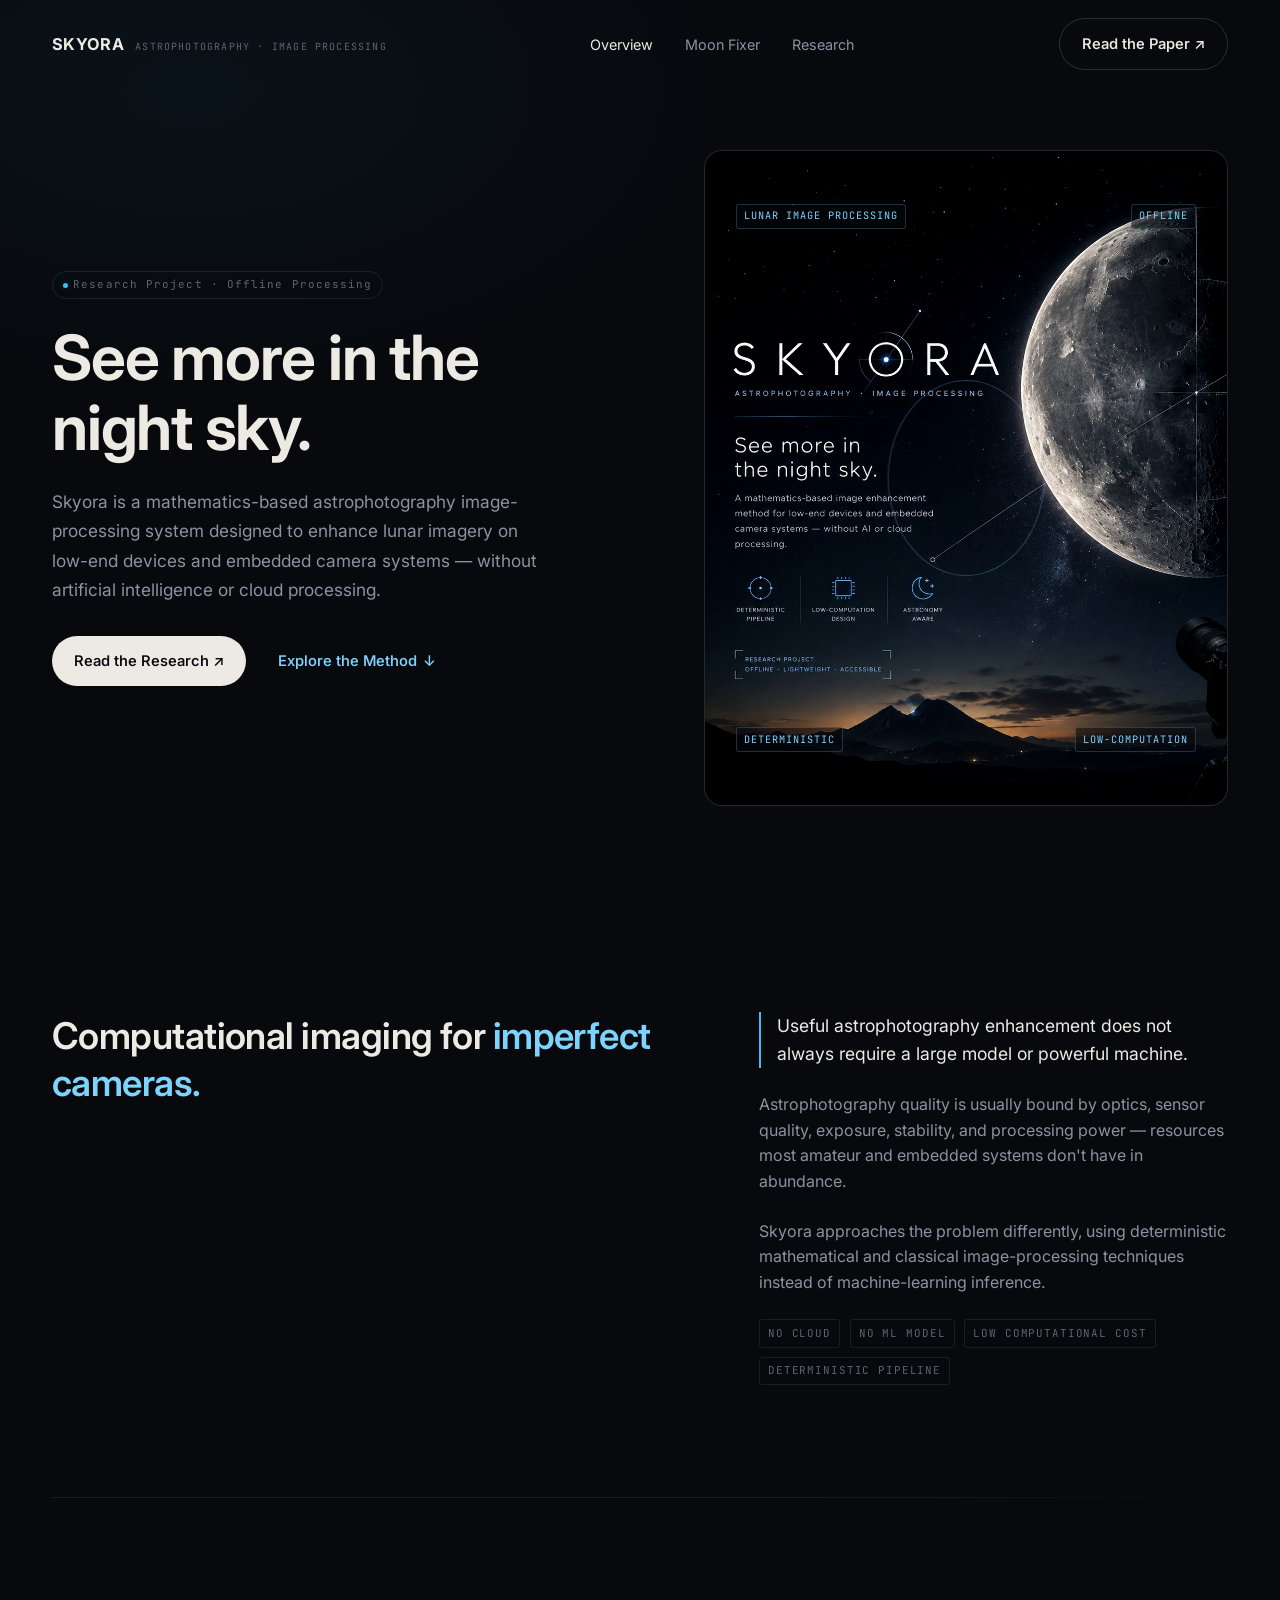
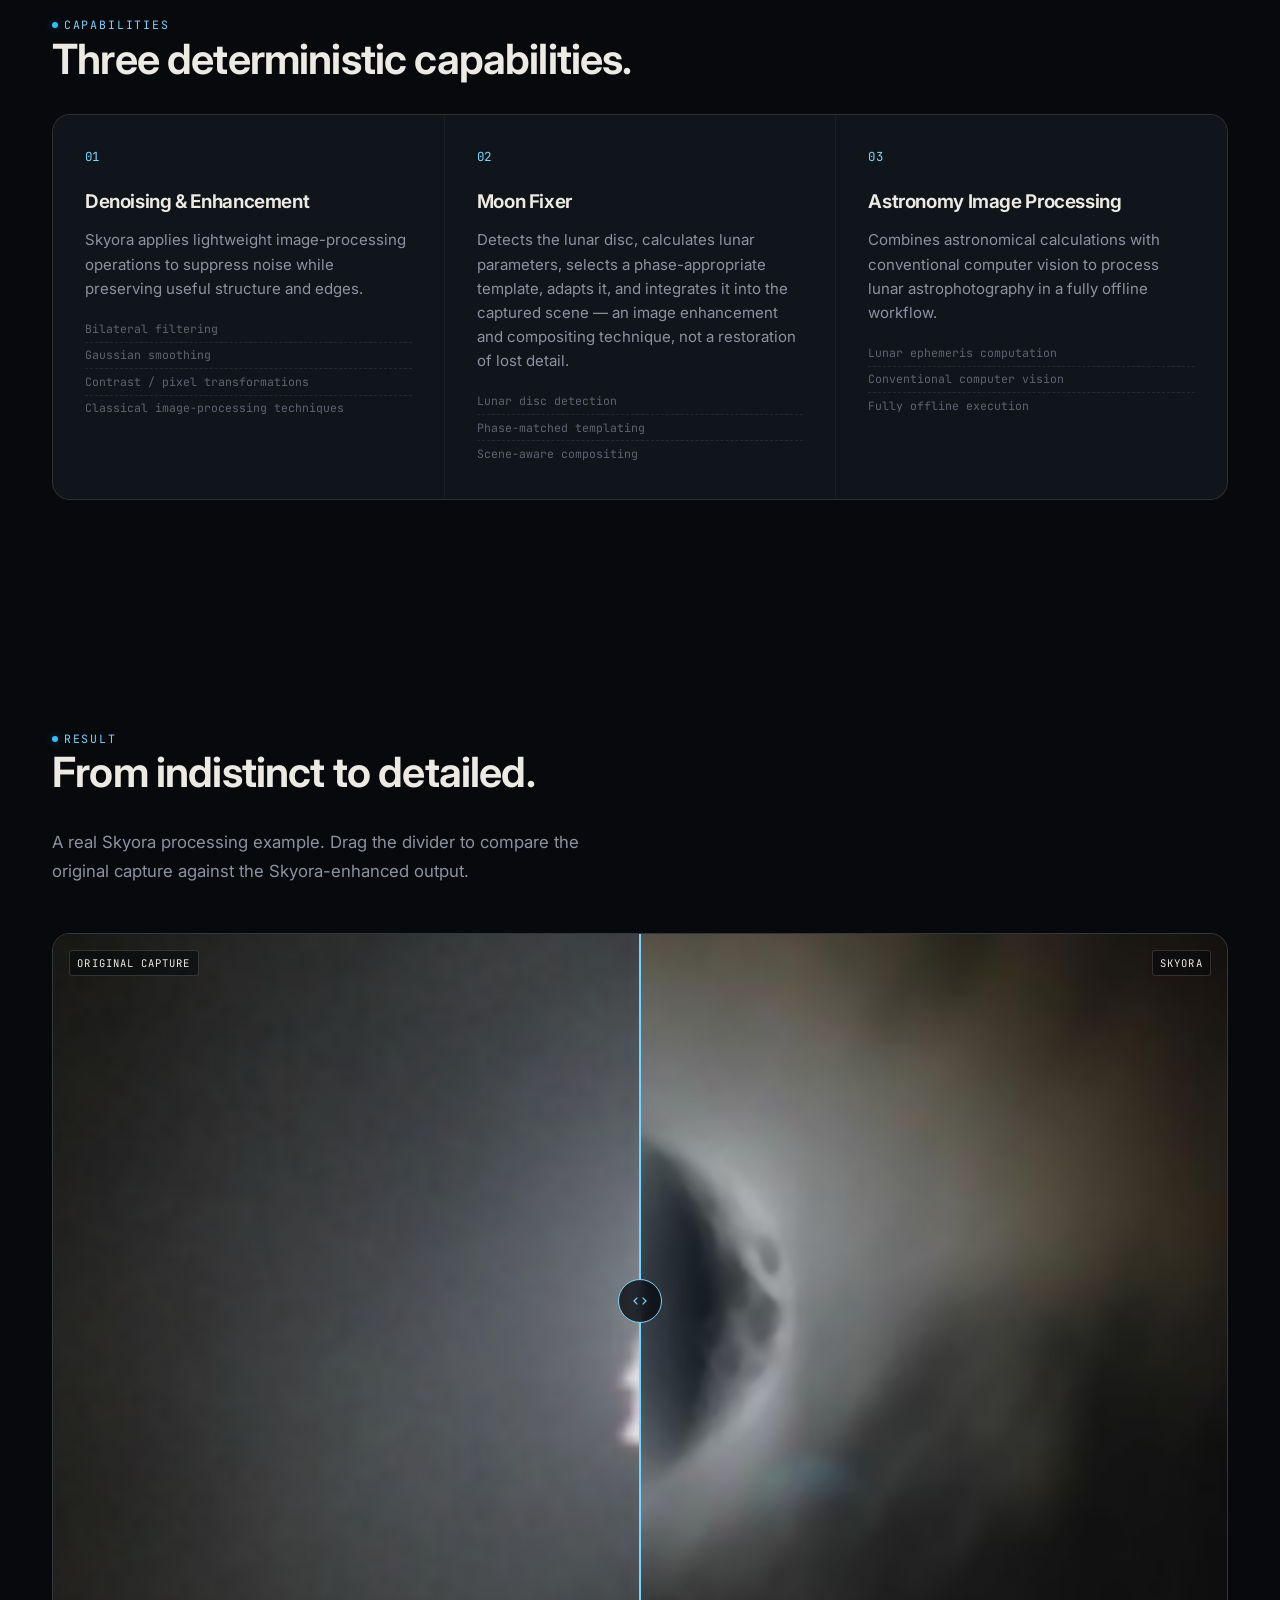
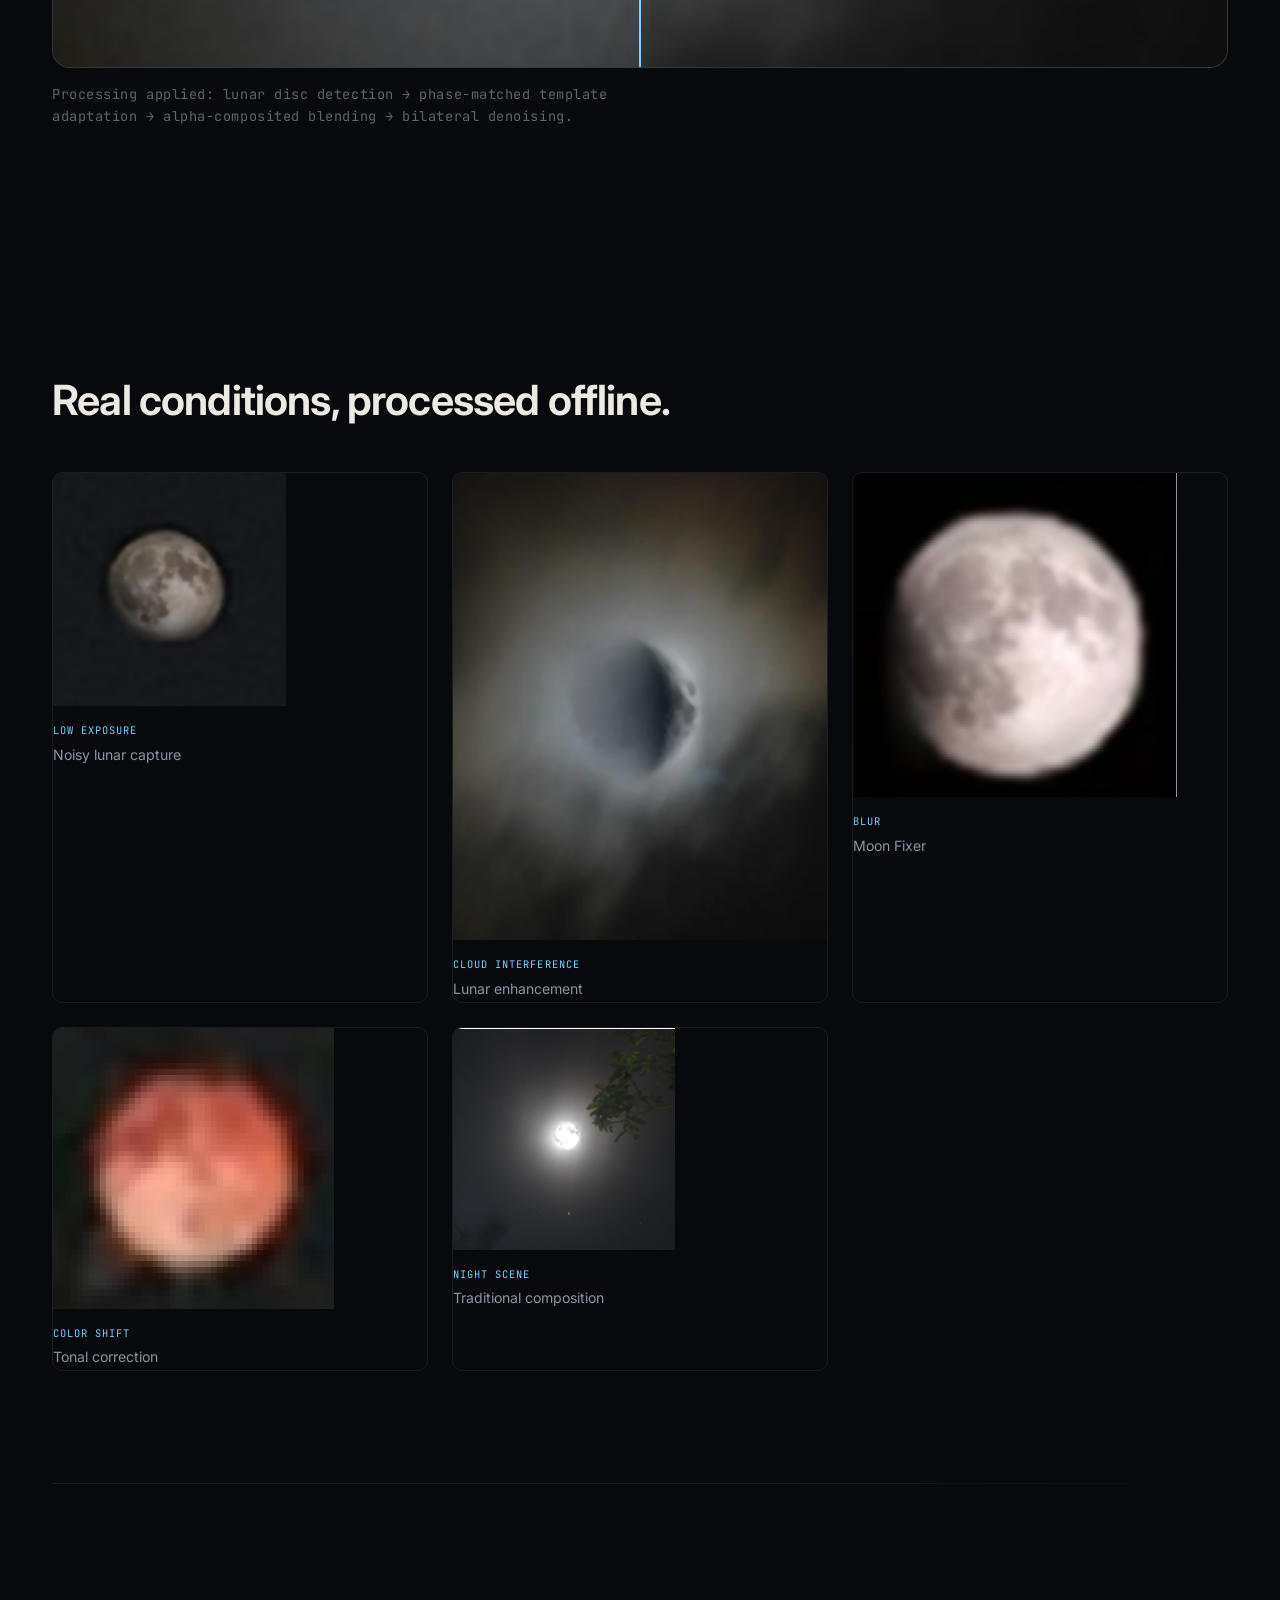
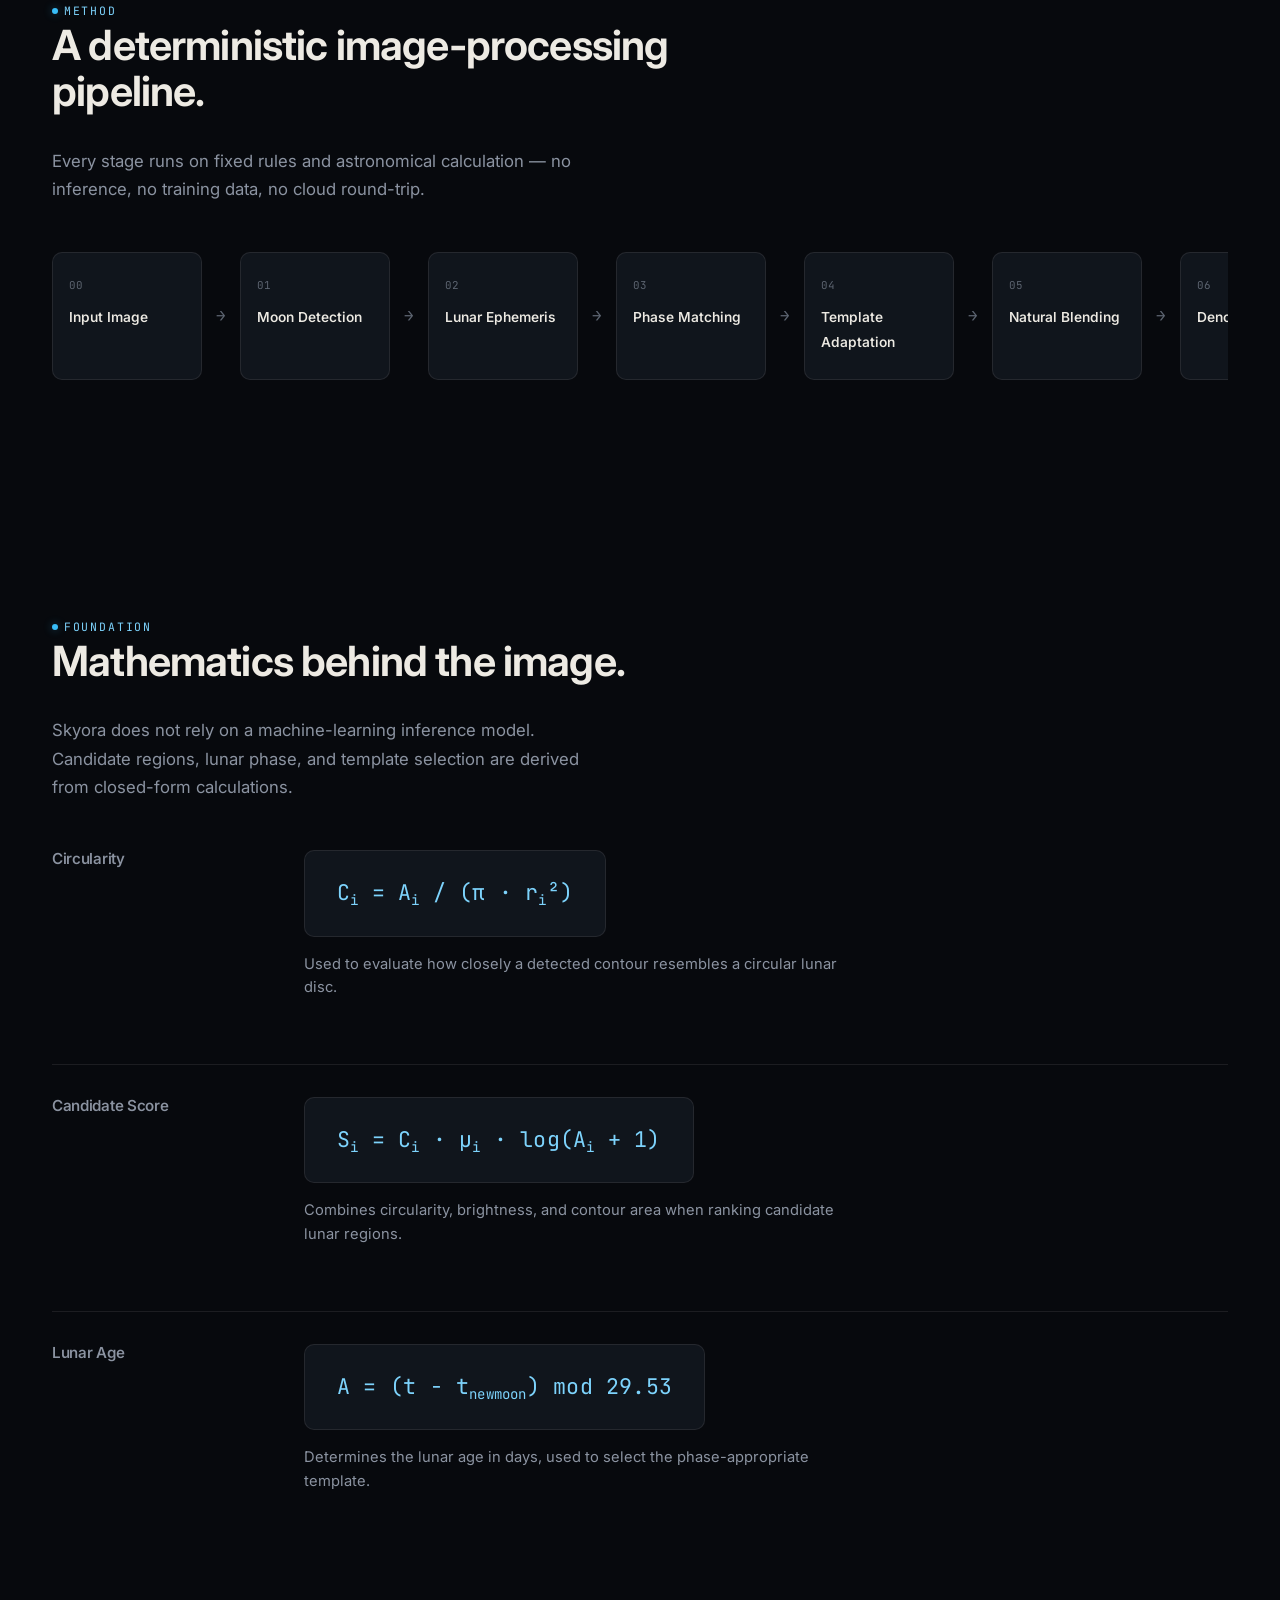
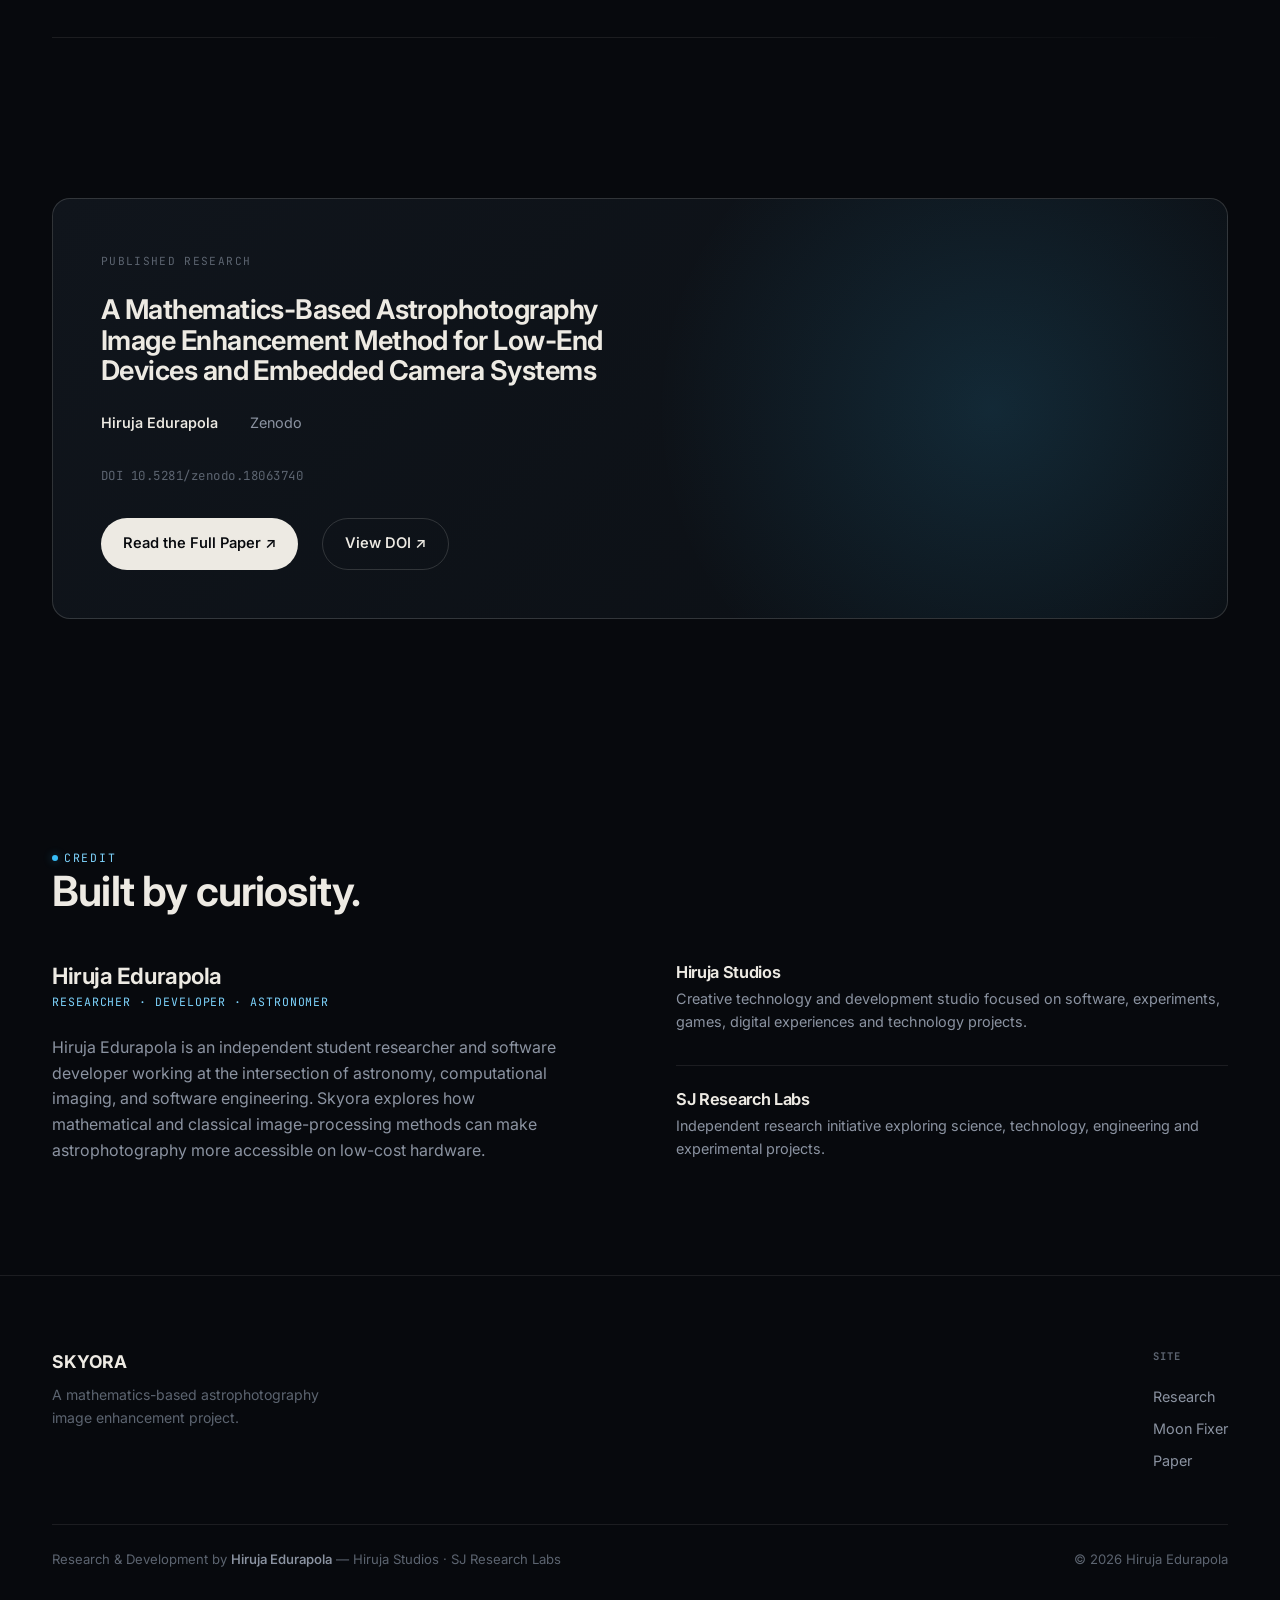
<file: index.html>
<!DOCTYPE html>
<html lang="en">
<head>
<meta charset="UTF-8">
<meta name="viewport" content="width=device-width, initial-scale=1.0">
<title>Skyora - Mathematics-Based Astrophotography Image Enhancement</title>
<meta name="description" content="Skyora is a mathematics-based astrophotography image-processing system for low-end devices and embedded camera systems, developed by Hiruja Edurapola.">
<link rel="icon" href="assets/icons/favicon.png">
<link rel="preconnect" href="https://fonts.googleapis.com">
<link rel="preconnect" href="https://fonts.gstatic.com" crossorigin>
<link href="https://fonts.googleapis.com/css2?family=Inter:wght@400;500;600;650;700&family=JetBrains+Mono:wght@400;500&display=swap" rel="stylesheet">
<link rel="stylesheet" href="css/style.css">
</head>
<body>

<nav class="site-nav" id="site-nav">
  <div class="container nav-inner">
    <a href="index.html" class="nav-brand">
      <span class="mark">SKYORA</span>
      <span class="descriptor">Astrophotography · Image Processing</span>
    </a>
    <div class="nav-links nav-links-desktop">
      <a href="index.html#overview">Overview</a>
      <a href="moon-fixer.html">Moon Fixer</a>
      <a href="research.html">Research</a>
    </div>
    <div class="nav-cta">
      <a class="btn btn-outline nav-links-desktop" href="https://zenodo.org/records/18063740" target="_blank" rel="noopener">Read the Paper ↗</a>
      <button class="nav-menu-btn" aria-label="Open menu" aria-expanded="false">
        <svg viewBox="0 0 24 24" fill="none" stroke="currentColor" stroke-width="1.6"><path d="M3 6h18M3 12h18M3 18h18"/></svg>
      </button>
    </div>
  </div>
</nav>

<div class="mobile-menu">
  <a href="index.html#overview">Overview</a>
  <a href="moon-fixer.html">Moon Fixer</a>
  <a href="research.html">Research</a>
  <a class="btn btn-primary" href="https://zenodo.org/records/18063740" target="_blank" rel="noopener">Read the Paper ↗</a>
</div>

<main>

  <!-- HERO -->
  <header class="hero" id="overview">
    <div class="container hero-grid">
      <div class="hero-copy">
        <span class="status-tag"><span class="dot"></span> Research Project · Offline Processing</span>
        <h1>See more in the night sky.</h1>
        <p class="sub">Skyora is a mathematics-based astrophotography image-processing system designed to enhance lunar imagery on low-end devices and embedded camera systems — without artificial intelligence or cloud processing.</p>
        <div class="hero-actions">
          <a class="btn btn-primary" href="https://zenodo.org/records/18063740" target="_blank" rel="noopener">Read the Research ↗</a>
          <a class="link-arrow" href="#introduction">Explore the Method <span class="arrow">↓</span></a>
        </div>
      </div>
      <div class="hero-visual">
        <img src="assets/images/hero-moon.jpg" alt="Enhanced lunar image produced by the Skyora processing pipeline">
        <div class="hero-annotations">
          <span class="tag">LUNAR IMAGE PROCESSING</span>
          <span class="tag">OFFLINE</span>
          <span class="tag">DETERMINISTIC</span>
          <span class="tag">LOW-COMPUTATION</span>
          <span class="crosshair"></span>
        </div>
      </div>
    </div>
  </header>

  <!-- INTRODUCTION -->
  <section class="section-pad" id="introduction">
    <div class="container intro-grid">
      <div class="reveal">
        <p class="statement">Computational imaging for <span class="accent">imperfect cameras.</span></p>
      </div>
      <div class="intro-side reveal">
        <p class="highlight">Useful astrophotography enhancement does not always require a large model or powerful machine.</p>
        <p>Astrophotography quality is usually bound by optics, sensor quality, exposure, stability, and processing power — resources most amateur and embedded systems don't have in abundance.</p>
        <p>Skyora approaches the problem differently, using deterministic mathematical and classical image-processing techniques instead of machine-learning inference.</p>
        <div class="tick-tags">
          <span>NO CLOUD</span>
          <span>NO ML MODEL</span>
          <span>LOW COMPUTATIONAL COST</span>
          <span>DETERMINISTIC PIPELINE</span>
        </div>
      </div>
    </div>
  </section>

  <div class="container"><div class="divider"></div></div>

  <!-- THREE CORE CAPABILITIES -->
  <section class="section-pad">
    <div class="container">
      <span class="eyebrow reveal">Capabilities</span>
      <h2 class="section-title reveal">Three deterministic capabilities.</h2>
      <div class="capability-grid reveal">
        <div class="capability-card">
          <span class="idx mono">01</span>
          <h3>Denoising &amp; Enhancement</h3>
          <p>Skyora applies lightweight image-processing operations to suppress noise while preserving useful structure and edges.</p>
          <ul>
            <li>Bilateral filtering</li>
            <li>Gaussian smoothing</li>
            <li>Contrast / pixel transformations</li>
            <li>Classical image-processing techniques</li>
          </ul>
        </div>
        <div class="capability-card">
          <span class="idx mono">02</span>
          <h3>Moon Fixer</h3>
          <p>Detects the lunar disc, calculates lunar parameters, selects a phase-appropriate template, adapts it, and integrates it into the captured scene — an image enhancement and compositing technique, not a restoration of lost detail.</p>
          <ul>
            <li>Lunar disc detection</li>
            <li>Phase-matched templating</li>
            <li>Scene-aware compositing</li>
          </ul>
        </div>
        <div class="capability-card">
          <span class="idx mono">03</span>
          <h3>Astronomy Image Processing</h3>
          <p>Combines astronomical calculations with conventional computer vision to process lunar astrophotography in a fully offline workflow.</p>
          <ul>
            <li>Lunar ephemeris computation</li>
            <li>Conventional computer vision</li>
            <li>Fully offline execution</li>
          </ul>
        </div>
      </div>
    </div>
  </section>

  <!-- BEFORE / AFTER -->
  <section class="section-pad" id="showcase">
    <div class="container">
      <span class="eyebrow reveal">Result</span>
      <h2 class="section-title reveal">From indistinct to detailed.</h2>
      <p class="lede reveal">A real Skyora processing example. Drag the divider to compare the original capture against the Skyora-enhanced output.</p>
      <div class="compare-wrap reveal">
        <div class="compare">
          <img class="after-layer" src="assets/images/moon-after.jpg" alt="Skyora-enhanced lunar image">
          <img class="before-layer" src="assets/images/moon-before.jpg" alt="Original unprocessed lunar capture">
          <span class="tag tag-left">ORIGINAL CAPTURE</span>
          <span class="tag tag-right">SKYORA</span>
          <div class="divider-line"></div>
          <div class="handle" aria-hidden="true">
            <svg viewBox="0 0 24 24" fill="none" stroke="currentColor" stroke-width="1.8"><path d="M8 7l-5 5 5 5M16 7l5 5-5 5"/></svg>
          </div>
        </div>
        <p class="compare-caption mono">Processing applied: lunar disc detection → phase-matched template adaptation → alpha-composited blending → bilateral denoising.</p>
      </div>
    </div>
  </section>

  <!-- EXAMPLES GRID -->
  <section class="section-pad">
    <div class="container">
      <span class="eyebrow reveal">Examples</span>
      <h2 class="section-title reveal">Real conditions, processed offline.</h2>
      <div class="examples-grid">
        <div class="example-item reveal">
          <img src="assets/images/moon-noisy.jpg" loading="lazy" alt="Noisy low-exposure lunar capture example">
          <div class="example-caption">
            <span class="l1">LOW EXPOSURE</span>
            <span class="l2">Noisy lunar capture</span>
          </div>
        </div>
        <div class="example-item reveal">
          <img src="assets/images/moon-clouds.jpg" loading="lazy" alt="Cloud interference lunar enhancement example">
          <div class="example-caption">
            <span class="l1">CLOUD INTERFERENCE</span>
            <span class="l2">Lunar enhancement</span>
          </div>
        </div>
        <div class="example-item reveal">
          <img src="assets/images/moon-blur.jpg" loading="lazy" alt="Blurred capture processed with Moon Fixer">
          <div class="example-caption">
            <span class="l1">BLUR</span>
            <span class="l2">Moon Fixer</span>
          </div>
        </div>
        <div class="example-item reveal">
          <img src="assets/images/moon-red.jpg" loading="lazy" alt="Red moon color-adjusted example">
          <div class="example-caption">
            <span class="l1">COLOR SHIFT</span>
            <span class="l2">Tonal correction</span>
          </div>
        </div>
        <div class="example-item reveal">
          <img src="assets/images/moon-traditional.jpg" loading="lazy" alt="Traditional night scene enhancement example">
          <div class="example-caption">
            <span class="l1">NIGHT SCENE</span>
            <span class="l2">Traditional composition</span>
          </div>
        </div>
      </div>
    </div>
  </section>

  <div class="container"><div class="divider"></div></div>

  <!-- HOW SKYORA WORKS -->
  <section class="section-pad" id="method">
    <div class="container">
      <span class="eyebrow reveal">Method</span>
      <h2 class="section-title reveal">A deterministic image-processing pipeline.</h2>
      <p class="lede reveal">Every stage runs on fixed rules and astronomical calculation — no inference, no training data, no cloud round-trip.</p>
      <div class="pipeline">
        <div class="pipeline-stage"><span class="n mono">00</span><span class="label">Input Image</span></div>
        <div class="pipeline-connector">→</div>
        <div class="pipeline-stage"><span class="n mono">01</span><span class="label">Moon Detection</span></div>
        <div class="pipeline-connector">→</div>
        <div class="pipeline-stage"><span class="n mono">02</span><span class="label">Lunar Ephemeris</span></div>
        <div class="pipeline-connector">→</div>
        <div class="pipeline-stage"><span class="n mono">03</span><span class="label">Phase Matching</span></div>
        <div class="pipeline-connector">→</div>
        <div class="pipeline-stage"><span class="n mono">04</span><span class="label">Template Adaptation</span></div>
        <div class="pipeline-connector">→</div>
        <div class="pipeline-stage"><span class="n mono">05</span><span class="label">Natural Blending</span></div>
        <div class="pipeline-connector">→</div>
        <div class="pipeline-stage"><span class="n mono">06</span><span class="label">Denoising</span></div>
        <div class="pipeline-connector">→</div>
        <div class="pipeline-stage"><span class="n mono">07</span><span class="label">Enhanced Output</span></div>
      </div>
    </div>
  </section>

  <!-- MATHEMATICAL FOUNDATION -->
  <section class="section-pad" id="math">
    <div class="container">
      <span class="eyebrow reveal">Foundation</span>
      <h2 class="section-title reveal">Mathematics behind the image.</h2>
      <p class="lede reveal">Skyora does not rely on a machine-learning inference model. Candidate regions, lunar phase, and template selection are derived from closed-form calculations.</p>

      <div class="equation-list">
        <div class="equation-block reveal">
          <h4>Circularity</h4>
          <div>
            <div class="equation-display">C<sub>i</sub> = A<sub>i</sub> / (π · r<sub>i</sub>²)</div>
            <p>Used to evaluate how closely a detected contour resembles a circular lunar disc.</p>
          </div>
        </div>
        <div class="equation-block reveal">
          <h4>Candidate Score</h4>
          <div>
            <div class="equation-display">S<sub>i</sub> = C<sub>i</sub> · μ<sub>i</sub> · log(A<sub>i</sub> + 1)</div>
            <p>Combines circularity, brightness, and contour area when ranking candidate lunar regions.</p>
          </div>
        </div>
        <div class="equation-block reveal">
          <h4>Lunar Age</h4>
          <div>
            <div class="equation-display">A = (t − t<sub>newmoon</sub>) mod 29.53</div>
            <p>Determines the lunar age in days, used to select the phase-appropriate template.</p>
          </div>
        </div>
      </div>
    </div>
  </section>

  <div class="container"><div class="divider"></div></div>

  <!-- PAPER CARD -->
  <section class="section-pad" id="paper">
    <div class="container">
      <div class="paper-card reveal">
        <span class="eyebrow plain small-caps">Published Research</span>
        <h3>A Mathematics-Based Astrophotography Image Enhancement Method for Low-End Devices and Embedded Camera Systems</h3>
        <div class="paper-meta">
          <span><strong>Hiruja Edurapola</strong></span>
          <span>Zenodo</span>
        </div>
        <div class="paper-doi mono">DOI 10.5281/zenodo.18063740</div>
        <div class="paper-actions">
          <a class="btn btn-primary" href="https://zenodo.org/records/18063740" target="_blank" rel="noopener">Read the Full Paper ↗</a>
          <a class="btn btn-outline" href="https://doi.org/10.5281/zenodo.18063740" target="_blank" rel="noopener">View DOI ↗</a>
        </div>
      </div>
    </div>
  </section>

  <!-- ABOUT / CREDIT -->
  <section class="section-pad" id="about">
    <div class="container">
      <span class="eyebrow reveal">Credit</span>
      <h2 class="section-title reveal">Built by curiosity.</h2>
      <div class="about-grid">
        <div class="researcher-card reveal">
          <h3>Hiruja Edurapola</h3>
          <span class="role">Researcher · Developer · Astronomer</span>
          <p>Hiruja Edurapola is an independent student researcher and software developer working at the intersection of astronomy, computational imaging, and software engineering. Skyora explores how mathematical and classical image-processing methods can make astrophotography more accessible on low-cost hardware.</p>
        </div>
        <div class="org-list reveal">
          <div class="org-item">
            <h4>Hiruja Studios</h4>
            <p>Creative technology and development studio focused on software, experiments, games, digital experiences and technology projects.</p>
          </div>
          <div class="org-item">
            <h4>SJ Research Labs</h4>
            <p>Independent research initiative exploring science, technology, engineering and experimental projects.</p>
          </div>
        </div>
      </div>
    </div>
  </section>

</main>

<footer class="site-footer">
  <div class="container">
    <div class="footer-top">
      <div class="footer-brand">
        <div class="mark">SKYORA</div>
        <p>A mathematics-based astrophotography image enhancement project.</p>
      </div>
      <div class="footer-links">
        <div class="footer-col">
          <h5>Site</h5>
          <a href="research.html">Research</a>
          <a href="moon-fixer.html">Moon Fixer</a>
          <a href="https://zenodo.org/records/18063740" target="_blank" rel="noopener">Paper</a>
        </div>
      </div>
    </div>
    <div class="footer-bottom">
      <div class="credit">Research &amp; Development by <strong><a href="https://hirujaedurapola.com" rel="noopener" target="_blank">Hiruja Edurapola</a></strong> — <a href="https://hirujastudios.netlify.app" target="_blank" rel="noopener">Hiruja Studios</a> · SJ Research Labs</div>
      <div>© <span data-year>2026</span> Hiruja Edurapola</div>
    </div>
  </div>
</footer>

<script src="js/script.js"></script>
</body>
</html>
</file>
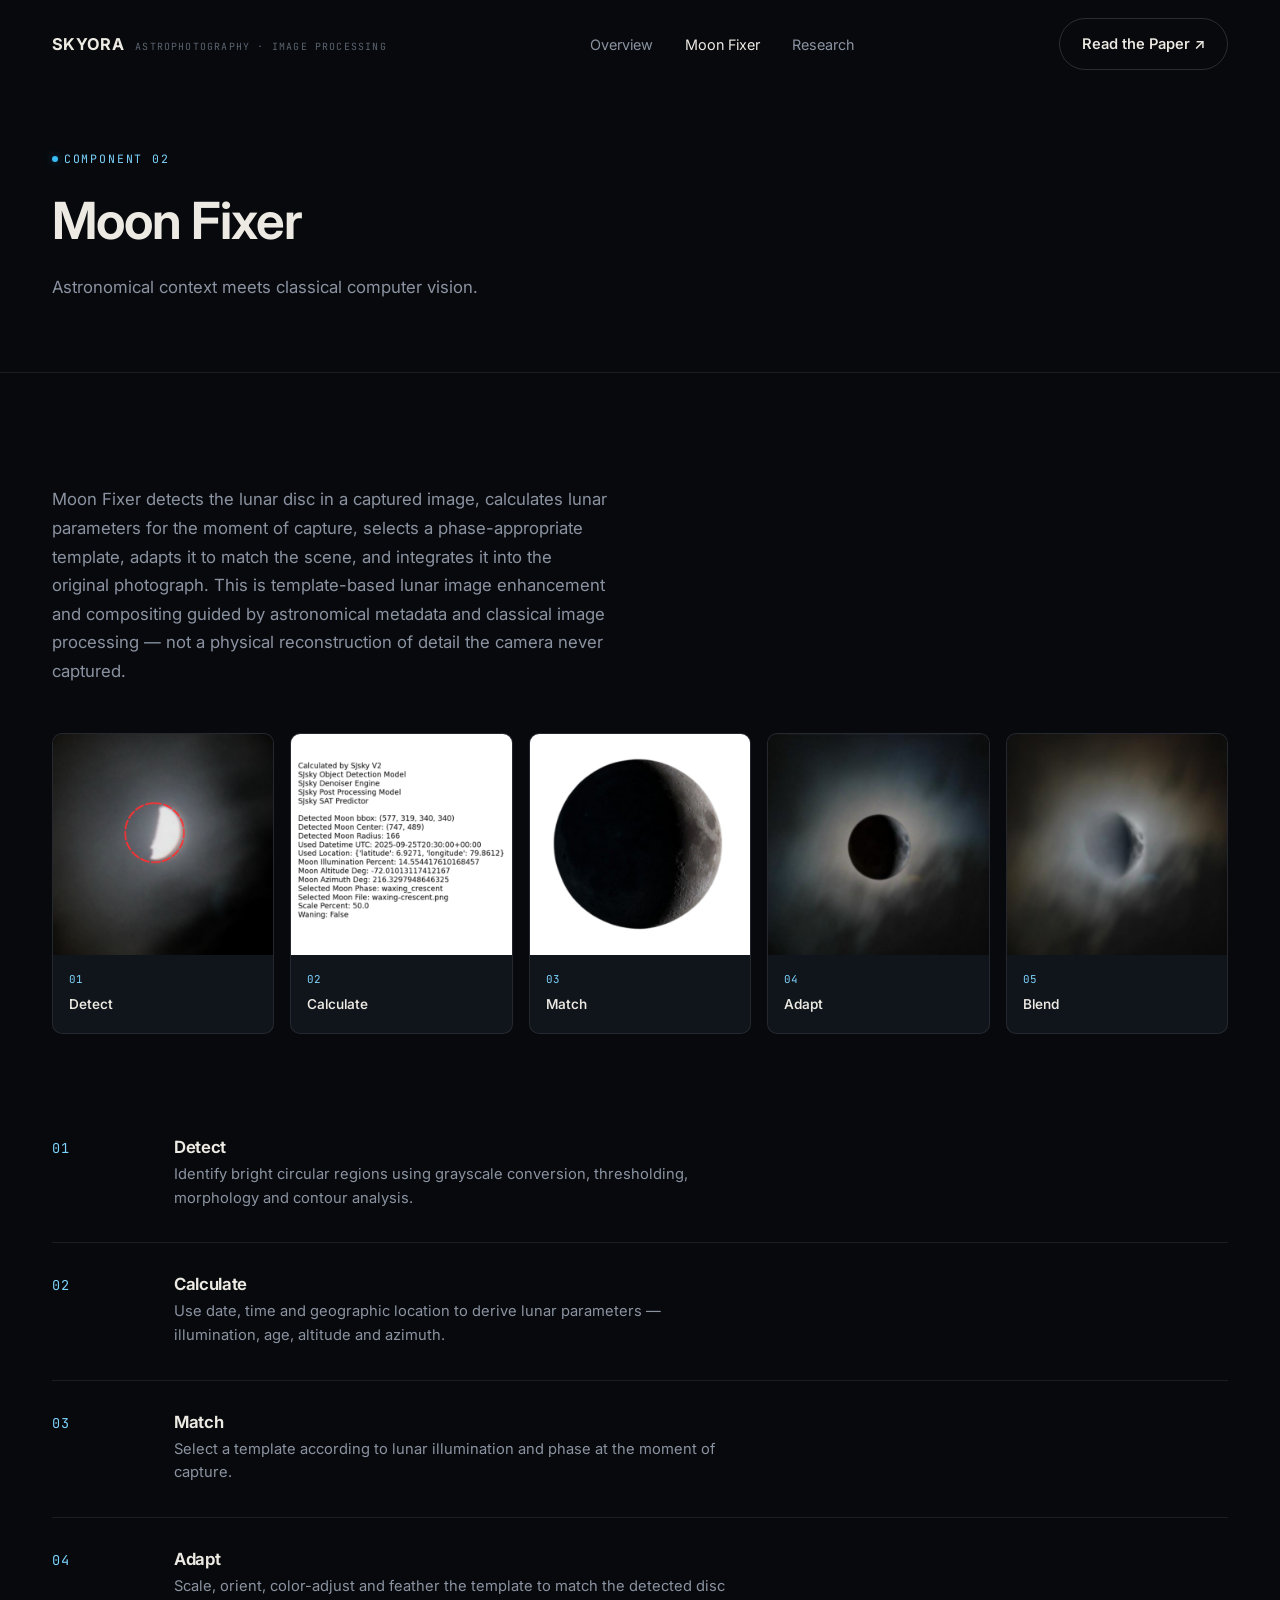
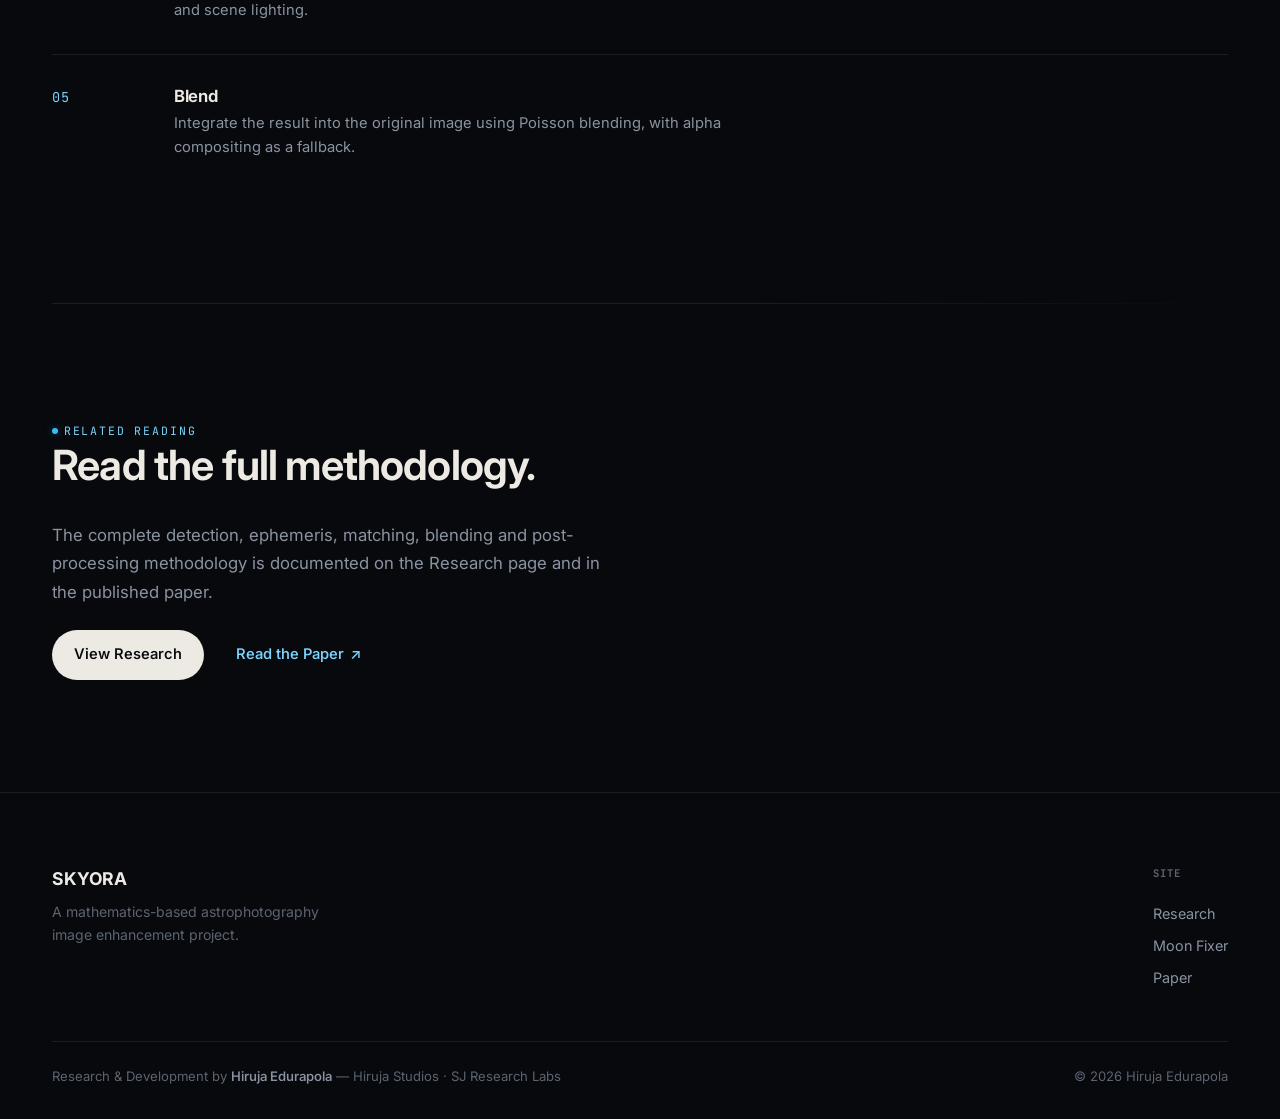
<file: moon-fixer.html>
<!DOCTYPE html>
<html lang="en">
<head>
<meta charset="UTF-8">
<meta name="viewport" content="width=device-width, initial-scale=1.0">
<title>Moon Fixer — Skyora</title>
<meta name="description" content="Moon Fixer: astronomical context meets classical computer vision. How Skyora detects, calculates, matches, adapts and blends lunar imagery.">
<link rel="icon" href="assets/icons/favicon.png">
<link rel="preconnect" href="https://fonts.googleapis.com">
<link rel="preconnect" href="https://fonts.gstatic.com" crossorigin>
<link href="https://fonts.googleapis.com/css2?family=Inter:wght@400;500;600;650;700&family=JetBrains+Mono:wght@400;500&display=swap" rel="stylesheet">
<link rel="stylesheet" href="css/style.css">
</head>
<body>

<nav class="site-nav" id="site-nav">
  <div class="container nav-inner">
    <a href="index.html" class="nav-brand">
      <span class="mark">SKYORA</span>
      <span class="descriptor">Astrophotography · Image Processing</span>
    </a>
    <div class="nav-links nav-links-desktop">
      <a href="index.html#overview">Overview</a>
      <a href="moon-fixer.html" class="active">Moon Fixer</a>
      <a href="research.html">Research</a>
    </div>
    <div class="nav-cta">
      <a class="btn btn-outline nav-links-desktop" href="https://zenodo.org/records/18063740" target="_blank" rel="noopener">Read the Paper ↗</a>
      <button class="nav-menu-btn" aria-label="Open menu" aria-expanded="false">
        <svg viewBox="0 0 24 24" fill="none" stroke="currentColor" stroke-width="1.6"><path d="M3 6h18M3 12h18M3 18h18"/></svg>
      </button>
    </div>
  </div>
</nav>

<div class="mobile-menu">
  <a href="index.html#overview">Overview</a>
  <a href="moon-fixer.html">Moon Fixer</a>
  <a href="research.html">Research</a>
  <a class="btn btn-primary" href="https://zenodo.org/records/18063740" target="_blank" rel="noopener">Read the Paper ↗</a>
</div>

<main>

  <header class="page-hero">
    <div class="container">
      <span class="eyebrow reveal">Component 02</span>
      <h1 class="reveal">Moon Fixer</h1>
      <p class="sub reveal">Astronomical context meets classical computer vision.</p>
    </div>
  </header>

  <section class="section-pad">
    <div class="container">
      <p class="lede reveal">Moon Fixer detects the lunar disc in a captured image, calculates lunar parameters for the moment of capture, selects a phase-appropriate template, adapts it to match the scene, and integrates it into the original photograph. This is template-based lunar image enhancement and compositing guided by astronomical metadata and classical image processing — not a physical reconstruction of detail the camera never captured.</p>

      <div class="fixer-stages reveal">
        <div class="fixer-stage">
          <img src="assets/images/fixer-detect-input.jpg" loading="lazy" alt="Stage 1: input capture before detection">
          <div class="meta"><span class="n">01</span><span class="t">Detect</span></div>
        </div>
        <div class="fixer-stage">
          <img src="assets/images/fixer-detect-circle.jpg" loading="lazy" alt="Stage 2: detected lunar circle overlay">
          <div class="meta"><span class="n">02</span><span class="t">Calculate</span></div>
        </div>
        <div class="fixer-stage">
          <img src="assets/images/fixer-match-template.jpg" loading="lazy" alt="Stage 3: matched lunar phase template">
          <div class="meta"><span class="n">03</span><span class="t">Match</span></div>
        </div>
        <div class="fixer-stage">
          <img src="assets/images/fixer-adapt-template.jpg" loading="lazy" alt="Stage 4: adapted and aligned template">
          <div class="meta"><span class="n">04</span><span class="t">Adapt</span></div>
        </div>
        <div class="fixer-stage">
          <img src="assets/images/fixer-blend-result.jpg" loading="lazy" alt="Stage 5: final blended output">
          <div class="meta"><span class="n">05</span><span class="t">Blend</span></div>
        </div>
      </div>

      <div class="stage-detail-list">
        <div class="stage-detail reveal">
          <span class="num mono">01</span>
          <div>
            <h4>Detect</h4>
            <p>Identify bright circular regions using grayscale conversion, thresholding, morphology and contour analysis.</p>
          </div>
        </div>
        <div class="stage-detail reveal">
          <span class="num mono">02</span>
          <div>
            <h4>Calculate</h4>
            <p>Use date, time and geographic location to derive lunar parameters — illumination, age, altitude and azimuth.</p>
          </div>
        </div>
        <div class="stage-detail reveal">
          <span class="num mono">03</span>
          <div>
            <h4>Match</h4>
            <p>Select a template according to lunar illumination and phase at the moment of capture.</p>
          </div>
        </div>
        <div class="stage-detail reveal">
          <span class="num mono">04</span>
          <div>
            <h4>Adapt</h4>
            <p>Scale, orient, color-adjust and feather the template to match the detected disc and scene lighting.</p>
          </div>
        </div>
        <div class="stage-detail reveal">
          <span class="num mono">05</span>
          <div>
            <h4>Blend</h4>
            <p>Integrate the result into the original image using Poisson blending, with alpha compositing as a fallback.</p>
          </div>
        </div>
      </div>
    </div>
  </section>

  <div class="container"><div class="divider"></div></div>

  <section class="section-pad">
    <div class="container">
      <span class="eyebrow reveal">Related Reading</span>
      <h2 class="section-title reveal">Read the full methodology.</h2>
      <p class="lede reveal">The complete detection, ephemeris, matching, blending and post-processing methodology is documented on the Research page and in the published paper.</p>
      <div class="hero-actions reveal" style="margin-top: var(--space-3);">
        <a class="btn btn-primary" href="research.html">View Research</a>
        <a class="link-arrow" href="https://zenodo.org/records/18063740" target="_blank" rel="noopener">Read the Paper <span class="arrow">↗</span></a>
      </div>
    </div>
  </section>

</main>

<footer class="site-footer">
  <div class="container">
    <div class="footer-top">
      <div class="footer-brand">
        <div class="mark">SKYORA</div>
        <p>A mathematics-based astrophotography image enhancement project.</p>
      </div>
      <div class="footer-links">
        <div class="footer-col">
          <h5>Site</h5>
          <a href="research.html">Research</a>
          <a href="moon-fixer.html">Moon Fixer</a>
          <a href="https://zenodo.org/records/18063740" target="_blank" rel="noopener">Paper</a>
        </div>
      </div>
    </div>
    <div class="footer-bottom">
      <div class="credit">Research &amp; Development by <strong><a href="https://hirujaedurapola.com" rel="noopener" target="_blank">Hiruja Edurapola</a></strong> — <a href="https://hirujastudios.netlify.app" target="_blank" rel="noopener">Hiruja Studios</a> · SJ Research Labs</div>
      <div>© <span data-year>2026</span> Hiruja Edurapola</div>
    </div>
  </div>
</footer>

<script src="js/script.js"></script>
</body>
</html>
</file>
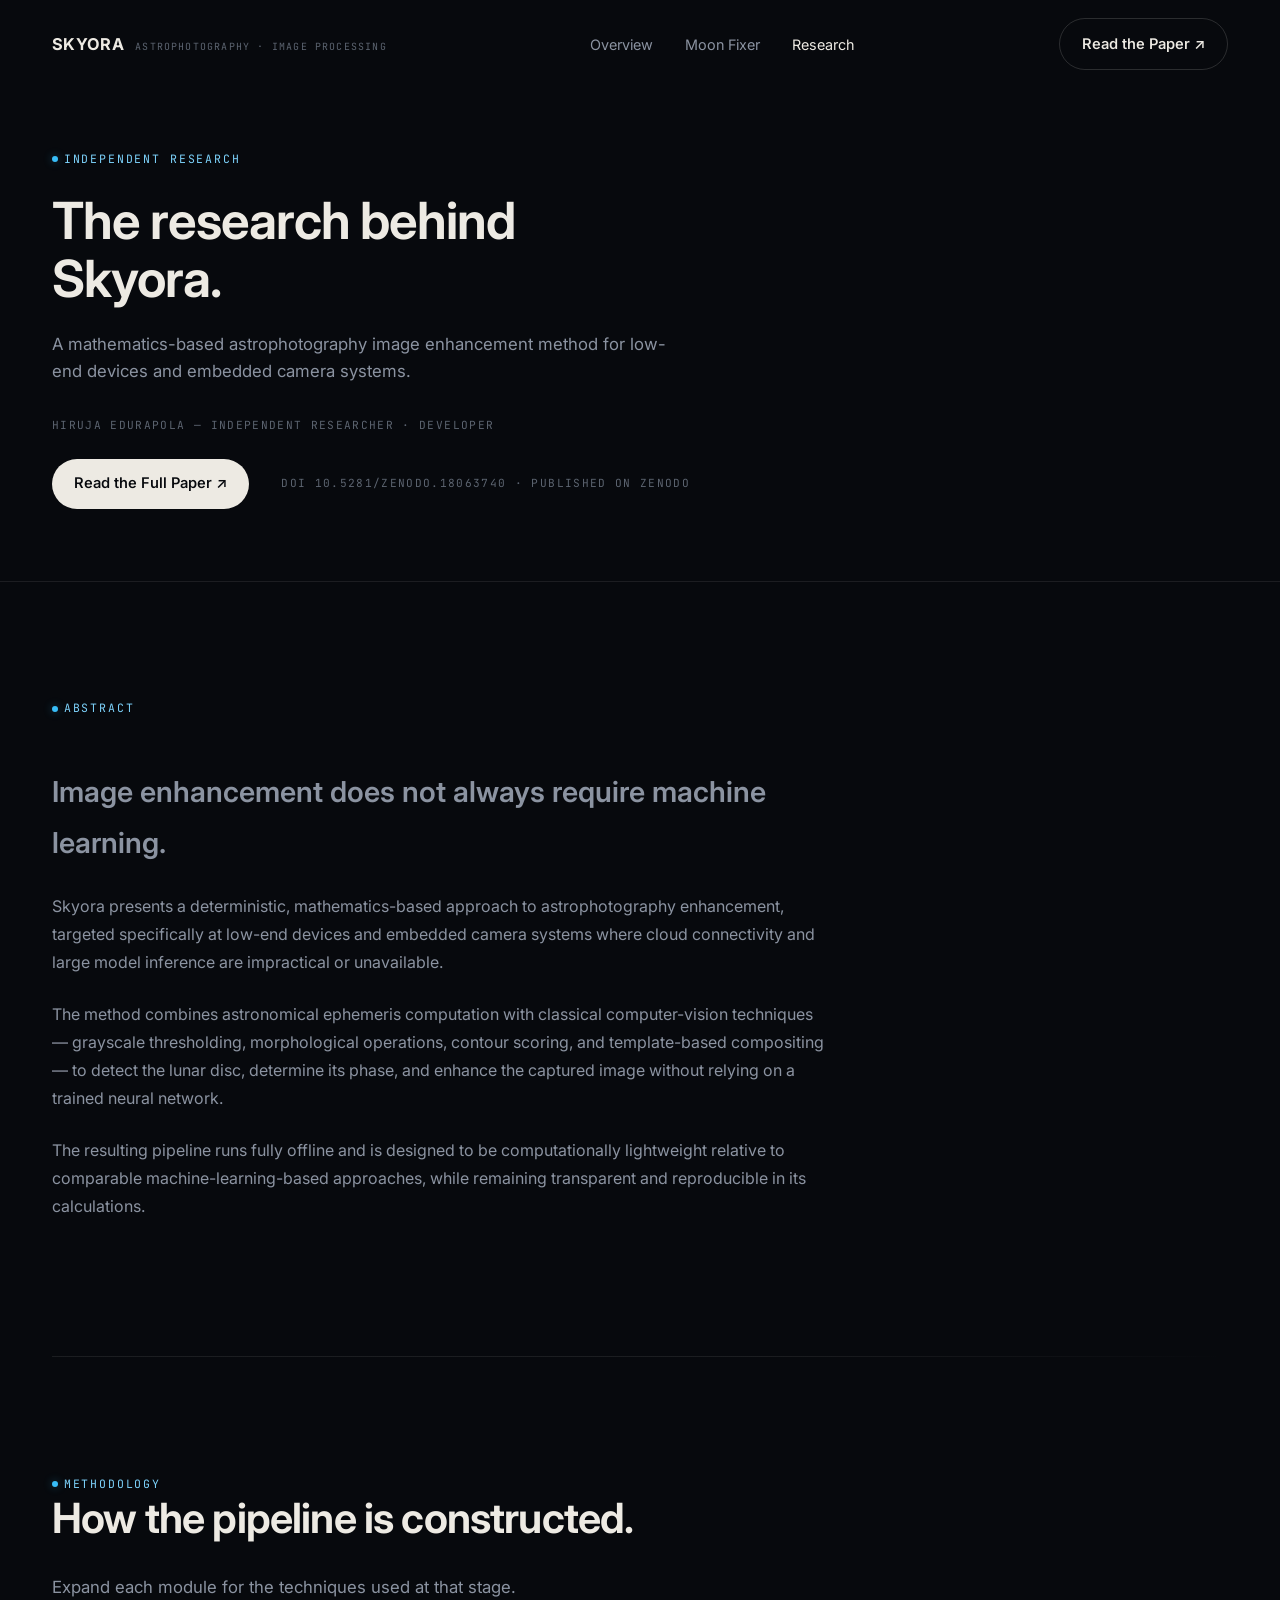
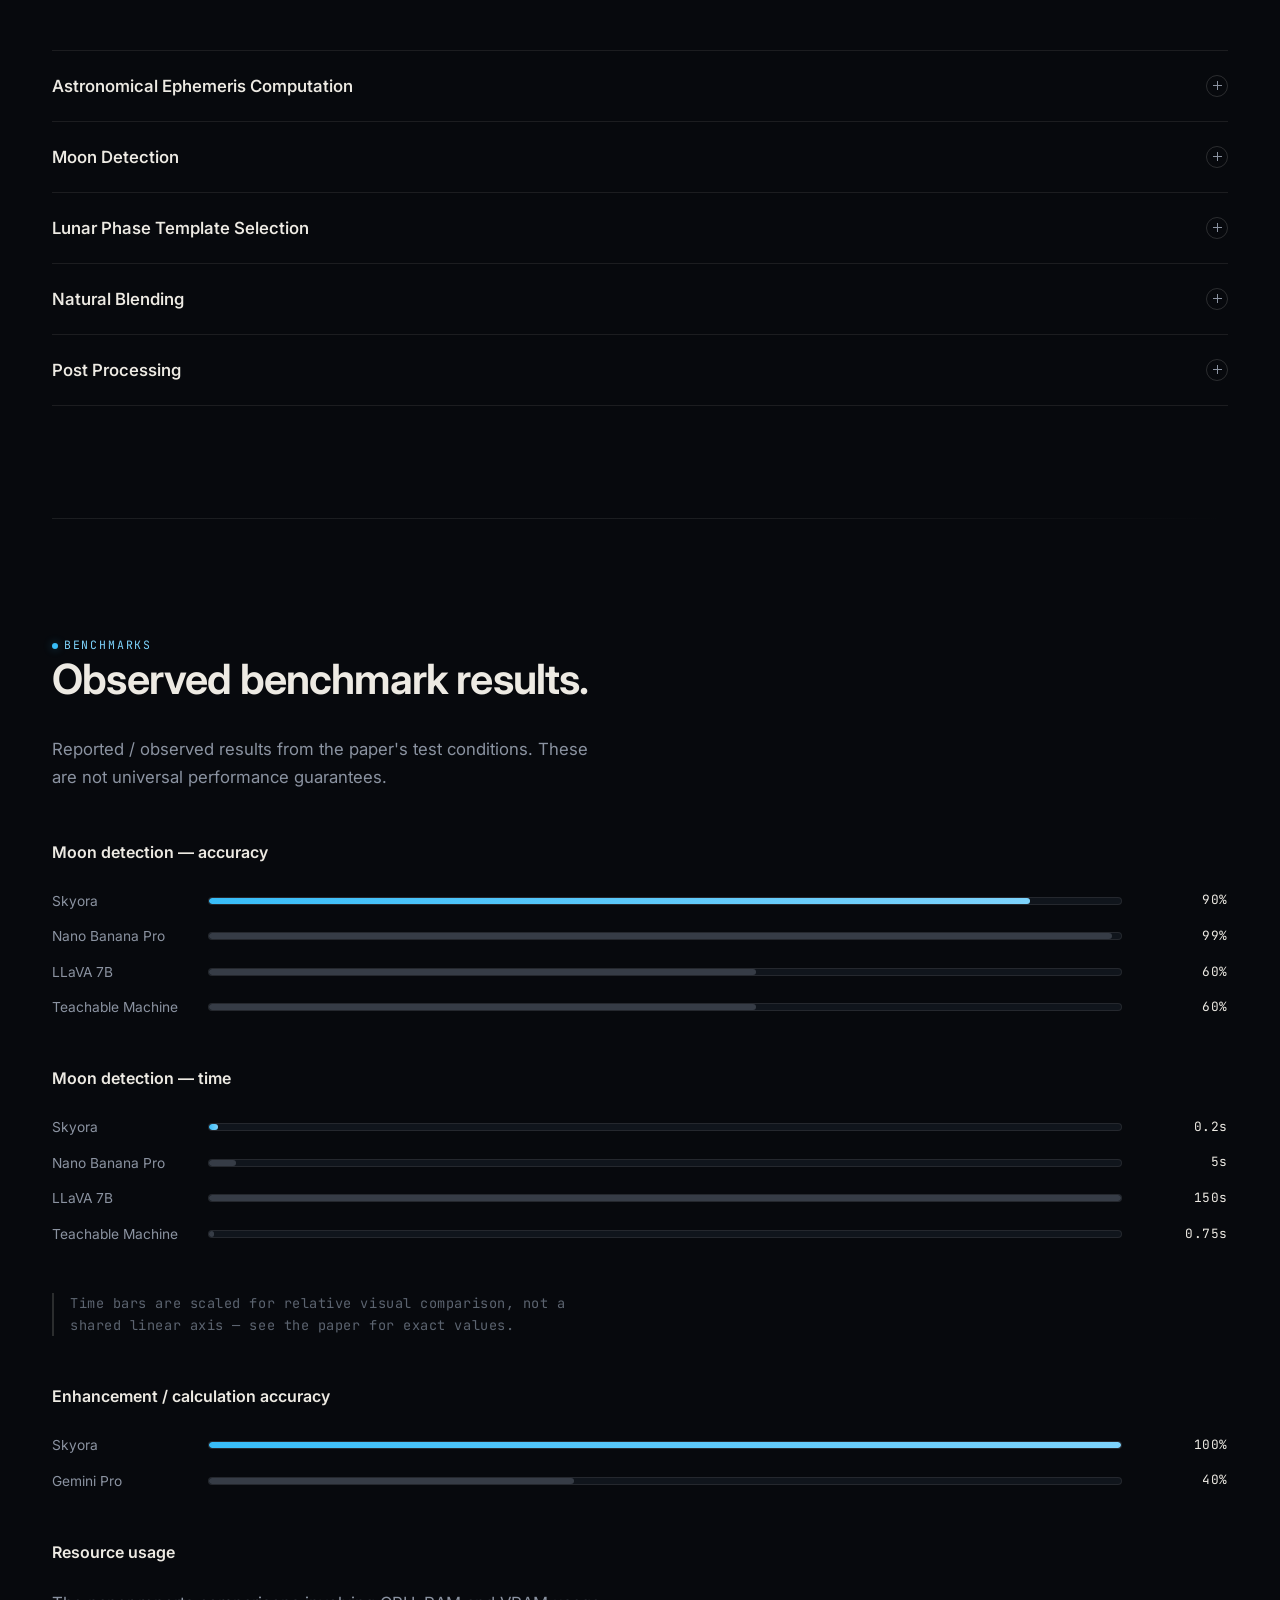
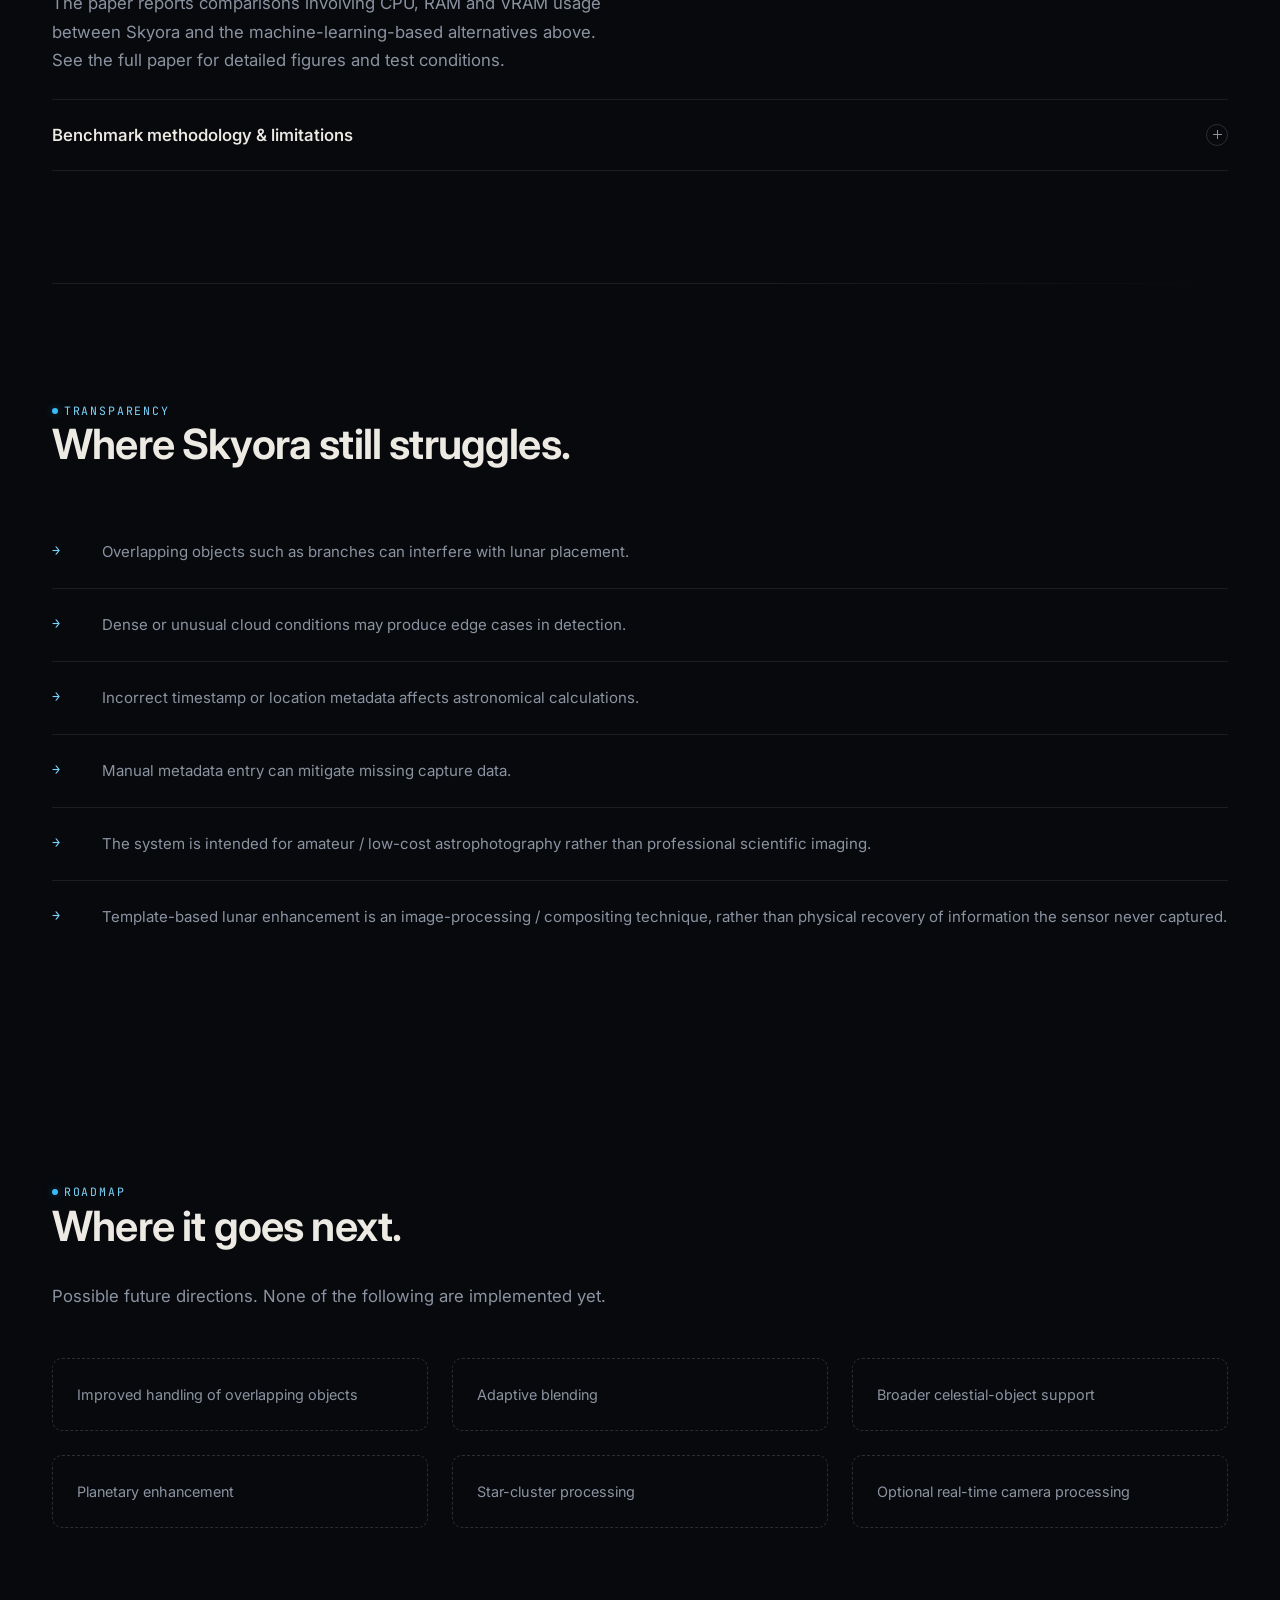
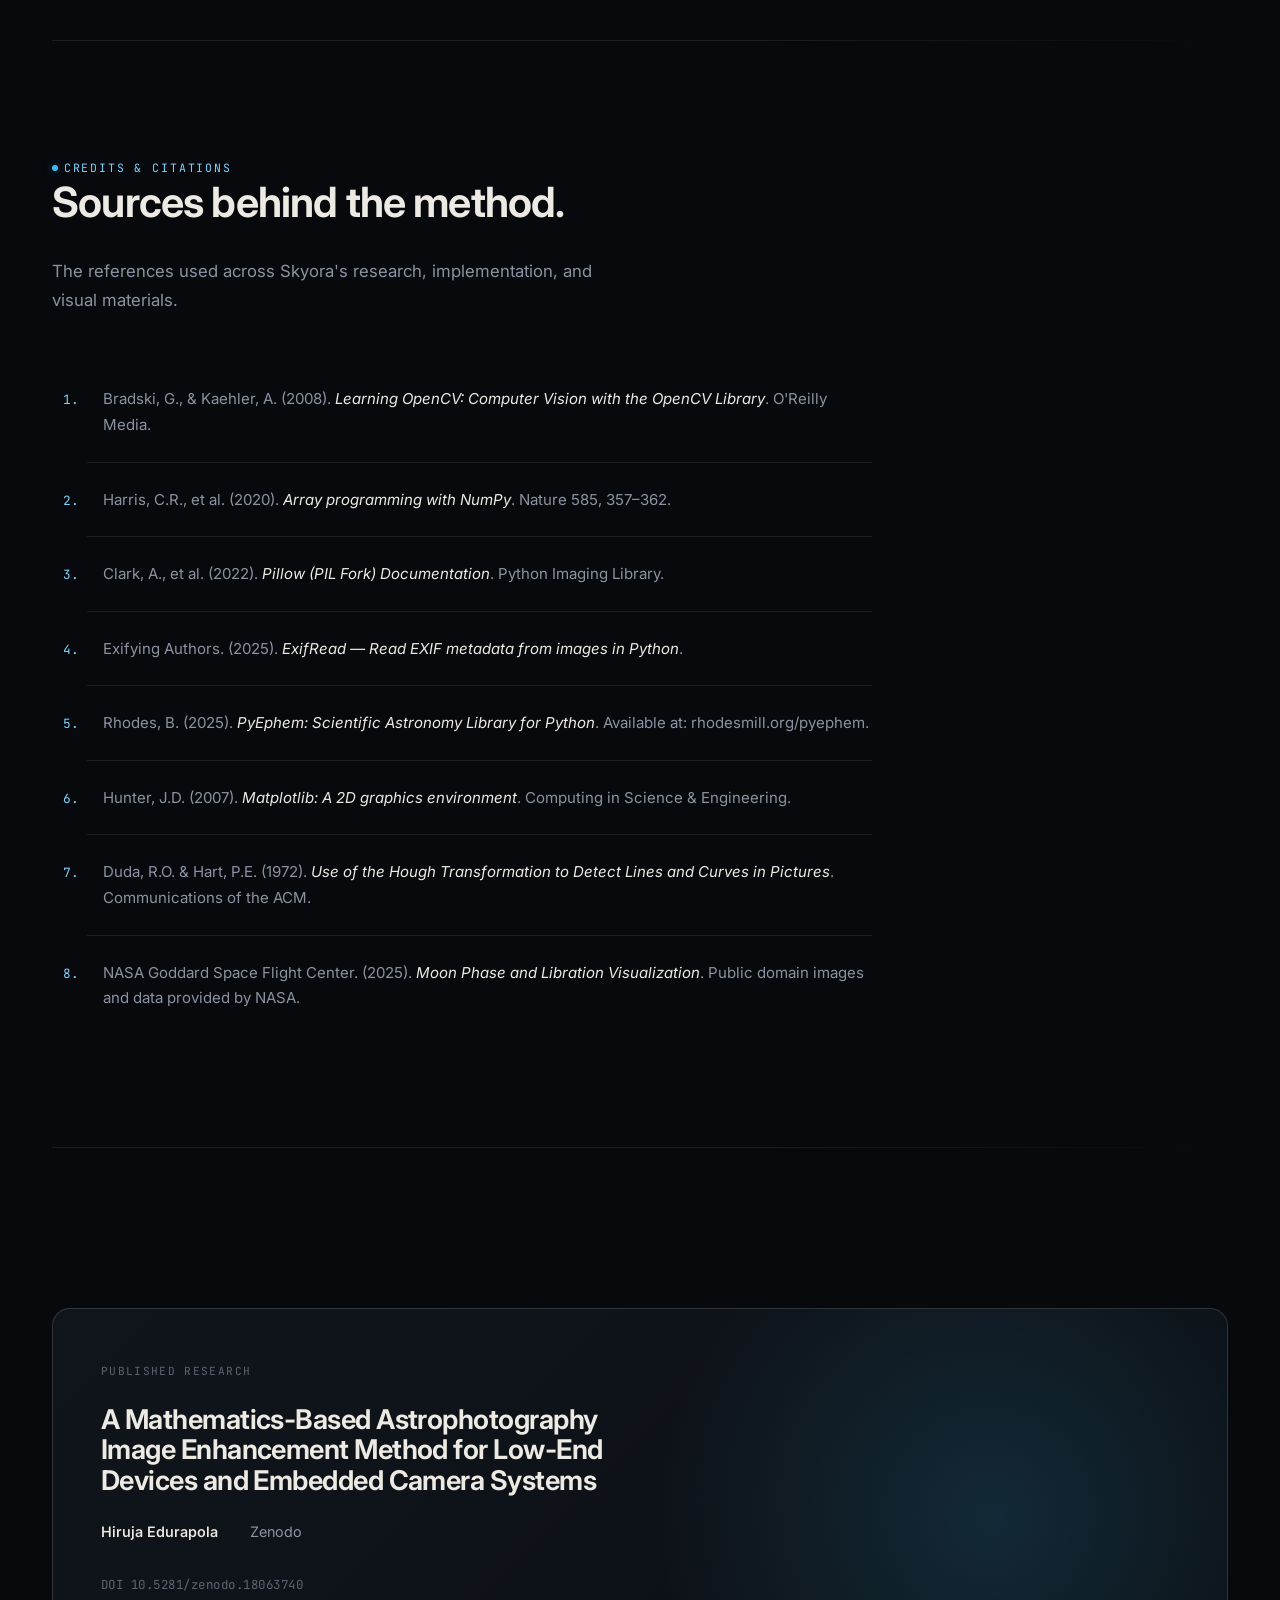
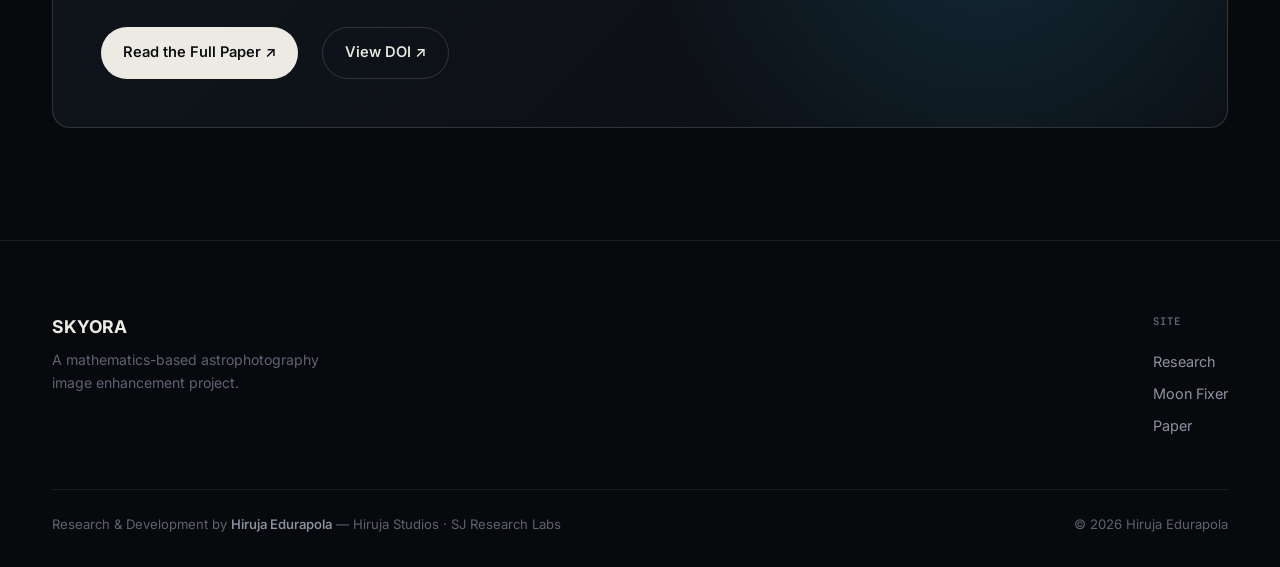
<file: research.html>
<!DOCTYPE html>
<html lang="en">
<head>
<meta charset="UTF-8">
<meta name="viewport" content="width=device-width, initial-scale=1.0">
<title>Research — Skyora</title>
<meta name="description" content="The research behind Skyora: methodology, benchmarks, limitations, and future work for a mathematics-based astrophotography image enhancement method.">
<link rel="icon" href="assets/icons/favicon.png">
<link rel="preconnect" href="https://fonts.googleapis.com">
<link rel="preconnect" href="https://fonts.gstatic.com" crossorigin>
<link href="https://fonts.googleapis.com/css2?family=Inter:wght@400;500;600;650;700&family=JetBrains+Mono:wght@400;500&display=swap" rel="stylesheet">
<link rel="stylesheet" href="css/style.css">
</head>
<body>

<nav class="site-nav" id="site-nav">
  <div class="container nav-inner">
    <a href="index.html" class="nav-brand">
      <span class="mark">SKYORA</span>
      <span class="descriptor">Astrophotography · Image Processing</span>
    </a>
    <div class="nav-links nav-links-desktop">
      <a href="index.html#overview">Overview</a>
      <a href="moon-fixer.html">Moon Fixer</a>
      <a href="research.html" class="active">Research</a>
    </div>
    <div class="nav-cta">
      <a class="btn btn-outline nav-links-desktop" href="https://zenodo.org/records/18063740" target="_blank" rel="noopener">Read the Paper ↗</a>
      <button class="nav-menu-btn" aria-label="Open menu" aria-expanded="false">
        <svg viewBox="0 0 24 24" fill="none" stroke="currentColor" stroke-width="1.6"><path d="M3 6h18M3 12h18M3 18h18"/></svg>
      </button>
    </div>
  </div>
</nav>

<div class="mobile-menu">
  <a href="index.html#overview">Overview</a>
  <a href="moon-fixer.html">Moon Fixer</a>
  <a href="research.html">Research</a>
  <a class="btn btn-primary" href="https://zenodo.org/records/18063740" target="_blank" rel="noopener">Read the Paper ↗</a>
</div>

<main>

  <header class="page-hero">
    <div class="container">
      <span class="eyebrow reveal">Independent Research</span>
      <h1 class="reveal">The research behind Skyora.</h1>
      <p class="sub reveal">A mathematics-based astrophotography image enhancement method for low-end devices and embedded camera systems.</p>
      <div class="hero-actions reveal" style="margin-top: var(--space-4);">
        <span class="small-caps">Hiruja Edurapola — Independent Researcher · Developer</span>
      </div>
      <div class="hero-actions reveal" style="margin-top: var(--space-3);">
        <a class="btn btn-primary" href="https://zenodo.org/records/18063740" target="_blank" rel="noopener">Read the Full Paper ↗</a>
        <span class="mono small-caps">DOI 10.5281/zenodo.18063740 · Published on Zenodo</span>
      </div>
    </div>
  </header>

  <!-- ABSTRACT -->
  <section class="section-pad">
    <div class="container">
      <span class="eyebrow reveal">Abstract</span>
      <div class="abstract-block reveal">
        <p class="abstract-open">Image enhancement does not always require machine learning.</p>
        <p>Skyora presents a deterministic, mathematics-based approach to astrophotography enhancement, targeted specifically at low-end devices and embedded camera systems where cloud connectivity and large model inference are impractical or unavailable.</p>
        <p>The method combines astronomical ephemeris computation with classical computer-vision techniques — grayscale thresholding, morphological operations, contour scoring, and template-based compositing — to detect the lunar disc, determine its phase, and enhance the captured image without relying on a trained neural network.</p>
        <p>The resulting pipeline runs fully offline and is designed to be computationally lightweight relative to comparable machine-learning-based approaches, while remaining transparent and reproducible in its calculations.</p>
      </div>
    </div>
  </section>

  <div class="container"><div class="divider"></div></div>

  <!-- METHODOLOGY -->
  <section class="section-pad" id="methodology">
    <div class="container">
      <span class="eyebrow reveal">Methodology</span>
      <h2 class="section-title reveal">How the pipeline is constructed.</h2>
      <p class="lede reveal">Expand each module for the techniques used at that stage.</p>

      <div class="accordion reveal">
        <div class="accordion-item">
          <button class="accordion-header">
            Astronomical Ephemeris Computation
            <span class="plus"></span>
          </button>
          <div class="accordion-panel">
            <div class="accordion-panel-inner">
              <p>Derives lunar parameters for the exact moment and location of capture, used to select and orient the correct phase template.</p>
              <ul>
                <li>Datetime of capture</li>
                <li>Geographic coordinates</li>
                <li>Lunar illumination</li>
                <li>Lunar age</li>
                <li>Altitude</li>
                <li>Azimuth</li>
                <li>Computed via PyEphem</li>
              </ul>
            </div>
          </div>
        </div>

        <div class="accordion-item">
          <button class="accordion-header">
            Moon Detection
            <span class="plus"></span>
          </button>
          <div class="accordion-panel">
            <div class="accordion-panel-inner">
              <p>Locates the lunar disc within the captured frame using classical computer-vision operations.</p>
              <ul>
                <li>Grayscale conversion</li>
                <li>Gaussian blur</li>
                <li>Thresholding</li>
                <li>Morphological operations</li>
                <li>Contour extraction</li>
                <li>Contour scoring</li>
                <li>Enclosing circle fitting</li>
              </ul>
            </div>
          </div>
        </div>

        <div class="accordion-item">
          <button class="accordion-header">
            Lunar Phase Template Selection
            <span class="plus"></span>
          </button>
          <div class="accordion-panel">
            <div class="accordion-panel-inner">
              <p>Illumination and lunar age computed in the ephemeris stage determine which reference template most closely matches the Moon's current phase, so the composited result is astronomically consistent with the time and location of capture.</p>
            </div>
          </div>
        </div>

        <div class="accordion-item">
          <button class="accordion-header">
            Natural Blending
            <span class="plus"></span>
          </button>
          <div class="accordion-panel">
            <div class="accordion-panel-inner">
              <p>Adapts and integrates the selected template into the original scene so the result reads as a coherent photograph rather than a composite.</p>
              <ul>
                <li>Template scaling</li>
                <li>Orientation matching</li>
                <li>Alpha masking</li>
                <li>Edge feathering</li>
                <li>Color adaptation</li>
                <li>Poisson blending</li>
                <li>Alpha compositing fallback</li>
              </ul>
            </div>
          </div>
        </div>

        <div class="accordion-item">
          <button class="accordion-header">
            Post Processing
            <span class="plus"></span>
          </button>
          <div class="accordion-panel">
            <div class="accordion-panel-inner">
              <p>Final denoising pass applied to the composited output.</p>
              <ul>
                <li>Bilateral filtering</li>
                <li>Gaussian smoothing</li>
              </ul>
            </div>
          </div>
        </div>
      </div>
    </div>
  </section>

  <div class="container"><div class="divider"></div></div>

  <!-- BENCHMARKS -->
  <section class="section-pad" id="benchmarks">
    <div class="container">
      <span class="eyebrow reveal">Benchmarks</span>
      <h2 class="section-title reveal">Observed benchmark results.</h2>
      <p class="lede reveal">Reported / observed results from the paper's test conditions. These are not universal performance guarantees.</p>

      <div class="benchmark-block reveal">
        <div class="benchmark-title">Moon detection — accuracy</div>
        <div class="bar-chart">
          <div class="bar-row">
            <span class="name">Skyora</span>
            <div class="bar-track"><div class="bar-fill" data-value="90"></div></div>
            <span class="val mono">90%</span>
          </div>
          <div class="bar-row">
            <span class="name">Nano Banana Pro</span>
            <div class="bar-track"><div class="bar-fill dim" data-value="99"></div></div>
            <span class="val mono">99%</span>
          </div>
          <div class="bar-row">
            <span class="name">LLaVA 7B</span>
            <div class="bar-track"><div class="bar-fill dim" data-value="60"></div></div>
            <span class="val mono">60%</span>
          </div>
          <div class="bar-row">
            <span class="name">Teachable Machine</span>
            <div class="bar-track"><div class="bar-fill dim" data-value="60"></div></div>
            <span class="val mono">60%</span>
          </div>
        </div>

        <div class="benchmark-title">Moon detection — time</div>
        <div class="bar-chart">
          <div class="bar-row">
            <span class="name">Skyora</span>
            <div class="bar-track"><div class="bar-fill" data-value="1"></div></div>
            <span class="val mono">0.2s</span>
          </div>
          <div class="bar-row">
            <span class="name">Nano Banana Pro</span>
            <div class="bar-track"><div class="bar-fill dim" data-value="3"></div></div>
            <span class="val mono">5s</span>
          </div>
          <div class="bar-row">
            <span class="name">LLaVA 7B</span>
            <div class="bar-track"><div class="bar-fill dim" data-value="100"></div></div>
            <span class="val mono">150s</span>
          </div>
          <div class="bar-row">
            <span class="name">Teachable Machine</span>
            <div class="bar-track"><div class="bar-fill dim" data-value="0.5"></div></div>
            <span class="val mono">0.75s</span>
          </div>
        </div>
        <p class="benchmark-note mono">Time bars are scaled for relative visual comparison, not a shared linear axis — see the paper for exact values.</p>
      </div>

      <div class="benchmark-block reveal">
        <div class="benchmark-title">Enhancement / calculation accuracy</div>
        <div class="bar-chart">
          <div class="bar-row">
            <span class="name">Skyora</span>
            <div class="bar-track"><div class="bar-fill" data-value="100"></div></div>
            <span class="val mono">100%</span>
          </div>
          <div class="bar-row">
            <span class="name">Gemini Pro</span>
            <div class="bar-track"><div class="bar-fill dim" data-value="40"></div></div>
            <span class="val mono">40%</span>
          </div>
        </div>
      </div>

      <div class="benchmark-block reveal">
        <div class="benchmark-title">Resource usage</div>
        <p class="lede" style="margin-bottom: 0;">The paper reports comparisons involving CPU, RAM and VRAM usage between Skyora and the machine-learning-based alternatives above. See the full paper for detailed figures and test conditions.</p>
      </div>

      <div class="accordion reveal" style="margin-top: var(--space-3);">
        <div class="accordion-item">
          <button class="accordion-header">
            Benchmark methodology &amp; limitations
            <span class="plus"></span>
          </button>
          <div class="accordion-panel">
            <div class="accordion-panel-inner">
              <p>Scientific comparisons are only meaningful when the test conditions, hardware, dataset, metrics, and procedure are clearly defined. These figures are reported as observed under the conditions described in the published paper. Refer to the full paper for complete methodology, hardware specification, and dataset details before drawing conclusions from these numbers.</p>
            </div>
          </div>
        </div>
      </div>
    </div>
  </section>

  <div class="container"><div class="divider"></div></div>

  <!-- LIMITATIONS -->
  <section class="section-pad" id="limitations">
    <div class="container">
      <span class="eyebrow reveal">Transparency</span>
      <h2 class="section-title reveal">Where Skyora still struggles.</h2>
      <div class="list-block reveal">
        <div class="list-row">
          <span class="marker">→</span>
          <p>Overlapping objects such as branches can interfere with lunar placement.</p>
        </div>
        <div class="list-row">
          <span class="marker">→</span>
          <p>Dense or unusual cloud conditions may produce edge cases in detection.</p>
        </div>
        <div class="list-row">
          <span class="marker">→</span>
          <p>Incorrect timestamp or location metadata affects astronomical calculations.</p>
        </div>
        <div class="list-row">
          <span class="marker">→</span>
          <p>Manual metadata entry can mitigate missing capture data.</p>
        </div>
        <div class="list-row">
          <span class="marker">→</span>
          <p>The system is intended for amateur / low-cost astrophotography rather than professional scientific imaging.</p>
        </div>
        <div class="list-row">
          <span class="marker">→</span>
          <p>Template-based lunar enhancement is an image-processing / compositing technique, rather than physical recovery of information the sensor never captured.</p>
        </div>
      </div>
    </div>
  </section>

  <!-- FUTURE WORK -->
  <section class="section-pad" id="future">
    <div class="container">
      <span class="eyebrow reveal">Roadmap</span>
      <h2 class="section-title reveal">Where it goes next.</h2>
      <p class="lede reveal">Possible future directions. None of the following are implemented yet.</p>
      <div class="roadmap-grid">
        <div class="roadmap-item reveal"><p>Improved handling of overlapping objects</p></div>
        <div class="roadmap-item reveal"><p>Adaptive blending</p></div>
        <div class="roadmap-item reveal"><p>Broader celestial-object support</p></div>
        <div class="roadmap-item reveal"><p>Planetary enhancement</p></div>
        <div class="roadmap-item reveal"><p>Star-cluster processing</p></div>
        <div class="roadmap-item reveal"><p>Optional real-time camera processing</p></div>
      </div>
    </div>
  </section>

  <div class="container"><div class="divider"></div></div>

  <!-- CREDITS & CITATIONS -->
  <section class="section-pad" id="citations">
    <div class="container">
      <span class="eyebrow reveal">Credits &amp; Citations</span>
      <h2 class="section-title reveal">Sources behind the method.</h2>
      <p class="lede reveal">The references used across Skyora's research, implementation, and visual materials.</p>
      <ol class="citation-list reveal">
        <li>Bradski, G., &amp; Kaehler, A. (2008). <em>Learning OpenCV: Computer Vision with the OpenCV Library</em>. O'Reilly Media.</li>
        <li>Harris, C.R., et al. (2020). <em>Array programming with NumPy</em>. Nature 585, 357–362.</li>
        <li>Clark, A., et al. (2022). <em>Pillow (PIL Fork) Documentation</em>. Python Imaging Library.</li>
        <li>Exifying Authors. (2025). <em>ExifRead — Read EXIF metadata from images in Python</em>.</li>
        <li>Rhodes, B. (2025). <em>PyEphem: Scientific Astronomy Library for Python</em>. Available at: <a href="https://rhodesmill.org/pyephem/" target="_blank" rel="noopener">rhodesmill.org/pyephem</a>.</li>
        <li>Hunter, J.D. (2007). <em>Matplotlib: A 2D graphics environment</em>. Computing in Science &amp; Engineering.</li>
        <li>Duda, R.O. &amp; Hart, P.E. (1972). <em>Use of the Hough Transformation to Detect Lines and Curves in Pictures</em>. Communications of the ACM.</li>
        <li>NASA Goddard Space Flight Center. (2025). <em>Moon Phase and Libration Visualization</em>. Public domain images and data provided by NASA.</li>
      </ol>
    </div>
  </section>

  <div class="container"><div class="divider"></div></div>

  <!-- PAPER CARD -->
  <section class="section-pad" id="paper">
    <div class="container">
      <div class="paper-card reveal">
        <span class="eyebrow plain small-caps">Published Research</span>
        <h3>A Mathematics-Based Astrophotography Image Enhancement Method for Low-End Devices and Embedded Camera Systems</h3>
        <div class="paper-meta">
          <span><strong>Hiruja Edurapola</strong></span>
          <span>Zenodo</span>
        </div>
        <div class="paper-doi mono">DOI 10.5281/zenodo.18063740</div>
        <div class="paper-actions">
          <a class="btn btn-primary" href="https://zenodo.org/records/18063740" target="_blank" rel="noopener">Read the Full Paper ↗</a>
          <a class="btn btn-outline" href="https://doi.org/10.5281/zenodo.18063740" target="_blank" rel="noopener">View DOI ↗</a>
        </div>
      </div>
    </div>
  </section>

</main>

<footer class="site-footer">
  <div class="container">
    <div class="footer-top">
      <div class="footer-brand">
        <div class="mark">SKYORA</div>
        <p>A mathematics-based astrophotography image enhancement project.</p>
      </div>
      <div class="footer-links">
        <div class="footer-col">
          <h5>Site</h5>
          <a href="research.html">Research</a>
          <a href="moon-fixer.html">Moon Fixer</a>
          <a href="https://zenodo.org/records/18063740" target="_blank" rel="noopener">Paper</a>
        </div>
      </div>
    </div>
    <div class="footer-bottom">
      <div class="credit">Research &amp; Development by <strong><a href="https://hirujaedurapola.com" rel="noopener" target="_blank">Hiruja Edurapola</a></strong> — <a href="https://hirujastudios.netlify.app" target="_blank" rel="noopener">Hiruja Studios</a> · SJ Research Labs</div>
      <div>© <span data-year>2026</span> Hiruja Edurapola</div>
    </div>
  </div>
</footer>

<script src="js/script.js"></script>
</body>
</html>
</file>
<file: css/style.css>
/* ==========================================================================
   SKYORA — Design System
   ========================================================================== */

:root {
  /* Color */
  --bg: #07090D;
  --bg-alt: #0B0F14;
  --surface: #10151C;
  --surface-raised: #141A22;
  --border: rgba(237, 234, 227, 0.09);
  --border-strong: rgba(237, 234, 227, 0.16);

  --text-primary: #EDEAE3;
  --text-secondary: #8B93A1;
  --text-tertiary: #5C6470;

  --accent: #38BDF8;
  --accent-soft: #7DD3FC;
  --accent-dim: rgba(56, 189, 248, 0.14);
  --accent-glow: rgba(56, 189, 248, 0.22);
  --silver: #C9C5D9;

  /* Type */
  --font-sans: 'Inter', -apple-system, BlinkMacSystemFont, 'Segoe UI', sans-serif;
  --font-mono: 'JetBrains Mono', 'SFMono-Regular', Consolas, monospace;

  /* Spacing */
  --space-1: 0.5rem;
  --space-2: 1rem;
  --space-3: 1.5rem;
  --space-4: 2rem;
  --space-5: 3rem;
  --space-6: 4.5rem;
  --space-7: 7rem;
  --space-8: 10rem;

  /* Layout */
  --container: 1240px;
  --radius-sm: 4px;
  --radius-md: 10px;
  --radius-lg: 18px;

  /* Motion */
  --ease: cubic-bezier(0.22, 1, 0.36, 1);
  --dur-fast: 180ms;
  --dur-med: 420ms;
  --dur-slow: 800ms;
}

/* ---------- Reset ---------- */
* { box-sizing: border-box; margin: 0; padding: 0; }
html { scroll-behavior: smooth; }
@media (prefers-reduced-motion: reduce) {
  html { scroll-behavior: auto; }
  *, *::before, *::after {
    animation-duration: 0.001ms !important;
    animation-iteration-count: 1 !important;
    transition-duration: 0.001ms !important;
    scroll-behavior: auto !important;
  }
}

body {
  background: var(--bg);
  color: var(--text-primary);
  font-family: var(--font-sans);
  font-size: 16px;
  line-height: 1.6;
  -webkit-font-smoothing: antialiased;
  overflow-x: hidden;
}

img { max-width: 100%; display: block; }
a { color: inherit; text-decoration: none; }
button { font-family: inherit; cursor: pointer; background: none; border: none; color: inherit; }
ul { list-style: none; }

::selection { background: var(--accent-dim); color: var(--accent-soft); }

:focus-visible {
  outline: 2px solid var(--accent);
  outline-offset: 3px;
  border-radius: 2px;
}

.container {
  max-width: var(--container);
  margin: 0 auto;
  padding: 0 var(--space-4);
}

.mono {
  font-family: var(--font-mono);
  letter-spacing: 0.04em;
}

.eyebrow {
  font-family: var(--font-mono);
  font-size: 0.72rem;
  letter-spacing: 0.16em;
  text-transform: uppercase;
  color: var(--accent-soft);
  display: inline-flex;
  align-items: center;
  gap: 0.5em;
}

.eyebrow::before {
  content: '';
  width: 6px;
  height: 6px;
  border-radius: 50%;
  background: var(--accent);
  box-shadow: 0 0 8px 1px var(--accent-glow);
}

.eyebrow.plain::before { display: none; }

section { position: relative; }

.section-pad { padding: var(--space-7) 0; }
@media (max-width: 720px) {
  .section-pad { padding: var(--space-6) 0; }
}

h1, h2, h3, h4 {
  font-weight: 650;
  letter-spacing: -0.02em;
  line-height: 1.12;
  color: var(--text-primary);
}

h2.section-title {
  font-size: clamp(1.7rem, 3.4vw, 2.6rem);
  max-width: 720px;
  margin-bottom: var(--space-4);
}

p.lede {
  color: var(--text-secondary);
  font-size: 1.05rem;
  max-width: 560px;
  line-height: 1.7;
}

.divider {
  height: 1px;
  width: 100%;
  background: linear-gradient(90deg, var(--border) 0%, var(--border) 60%, transparent 100%);
}

.grid-tick-row {
  display: flex;
  gap: var(--space-3);
  flex-wrap: wrap;
  margin-top: var(--space-3);
}

.tick-label {
  font-family: var(--font-mono);
  font-size: 0.7rem;
  letter-spacing: 0.08em;
  color: var(--text-tertiary);
  border: 1px solid var(--border);
  padding: 0.35em 0.7em;
  border-radius: var(--radius-sm);
}

/* ---------- Buttons ---------- */
.btn {
  display: inline-flex;
  align-items: center;
  gap: 0.55em;
  font-size: 0.92rem;
  font-weight: 560;
  padding: 0.9em 1.5em;
  border-radius: 999px;
  transition: transform var(--dur-fast) var(--ease), background var(--dur-fast) var(--ease), border-color var(--dur-fast) var(--ease);
  white-space: nowrap;
}

.btn-primary {
  background: var(--text-primary);
  color: var(--bg);
}
.btn-primary:hover { transform: translateY(-1px); background: #fff; }

.btn-outline {
  border: 1px solid var(--border-strong);
  color: var(--text-primary);
}
.btn-outline:hover { border-color: var(--accent); color: var(--accent-soft); }

.link-arrow {
  display: inline-flex;
  align-items: center;
  gap: 0.4em;
  color: var(--accent-soft);
  font-size: 0.92rem;
  font-weight: 550;
  position: relative;
}
.link-arrow .arrow { transition: transform var(--dur-fast) var(--ease); display: inline-block; }
.link-arrow:hover .arrow { transform: translate(3px, -3px); }
.link-arrow::after {
  content: '';
  position: absolute;
  left: 0; bottom: -3px;
  width: 100%; height: 1px;
  background: var(--accent-soft);
  transform: scaleX(0);
  transform-origin: left;
  transition: transform var(--dur-fast) var(--ease);
}
.link-arrow:hover::after { transform: scaleX(1); }

/* ---------- Navigation ---------- */
.site-nav {
  position: fixed;
  top: 0; left: 0; right: 0;
  z-index: 100;
  padding: 1.15rem 0;
  transition: background var(--dur-med) var(--ease), border-color var(--dur-med) var(--ease), padding var(--dur-med) var(--ease);
  border-bottom: 1px solid transparent;
}
.site-nav.scrolled {
  background: rgba(7, 9, 13, 0.82);
  backdrop-filter: blur(14px);
  -webkit-backdrop-filter: blur(14px);
  border-bottom-color: var(--border);
  padding: 0.85rem 0;
}
.nav-inner {
  display: flex;
  align-items: center;
  justify-content: space-between;
  gap: var(--space-3);
}
.nav-brand { display: flex; align-items: baseline; gap: 0.7rem; }
.nav-brand .mark {
  font-weight: 700;
  font-size: 1.02rem;
  letter-spacing: 0.02em;
}
.nav-brand .descriptor {
  font-family: var(--font-mono);
  font-size: 0.62rem;
  letter-spacing: 0.12em;
  color: var(--text-tertiary);
  text-transform: uppercase;
}
@media (max-width: 620px) { .nav-brand .descriptor { display: none; } }

.nav-links {
  display: flex;
  align-items: center;
  gap: var(--space-4);
}
.nav-links a:not(.btn) {
  font-size: 0.9rem;
  color: var(--text-secondary);
  position: relative;
  transition: color var(--dur-fast) var(--ease);
}
.nav-links a:not(.btn):hover { color: var(--text-primary); }
.nav-links a.active { color: var(--text-primary); }

.nav-cta { display: flex; align-items: center; gap: var(--space-3); }
.nav-menu-btn {
  display: none;
  width: 40px; height: 40px;
  align-items: center; justify-content: center;
  border: 1px solid var(--border-strong);
  border-radius: var(--radius-sm);
}
.nav-menu-btn span, .nav-menu-btn::before, .nav-menu-btn::after { display: none; }
.nav-menu-btn svg { width: 18px; height: 18px; }

@media (max-width: 860px) {
  .nav-links-desktop { display: none; }
  .nav-menu-btn { display: flex; }
}

.mobile-menu {
  position: fixed;
  inset: 0;
  z-index: 99;
  background: var(--bg);
  display: flex;
  flex-direction: column;
  padding: 6.5rem var(--space-4) var(--space-4);
  gap: var(--space-2);
  transform: translateY(-100%);
  transition: transform var(--dur-med) var(--ease);
}
.mobile-menu.open { transform: translateY(0); }
.mobile-menu a {
  font-size: 1.4rem;
  padding: 0.9rem 0;
  border-bottom: 1px solid var(--border);
  color: var(--text-primary);
}
.mobile-menu .btn { margin-top: var(--space-3); align-self: flex-start; }

/* ---------- Hero ---------- */
.hero {
  min-height: 100svh;
  display: flex;
  align-items: center;
  padding-top: 6.5rem;
  padding-bottom: var(--space-5);
  background:
    radial-gradient(ellipse 900px 500px at 15% 10%, rgba(56,189,248,0.05), transparent 60%),
    var(--bg);
  position: relative;
  overflow: hidden;
}

.hero-grid {
  display: grid;
  grid-template-columns: 1.05fr 0.95fr;
  gap: var(--space-6);
  align-items: center;
  width: 100%;
}

.hero-copy .status-tag {
  font-family: var(--font-mono);
  font-size: 0.68rem;
  letter-spacing: 0.1em;
  color: var(--text-tertiary);
  border: 1px solid var(--border);
  border-radius: 999px;
  padding: 0.4em 0.9em;
  display: inline-flex;
  align-items: center;
  gap: 0.5em;
  margin-bottom: var(--space-3);
}
.hero-copy .status-tag .dot {
  width: 5px; height: 5px; border-radius: 50%;
  background: var(--accent);
  box-shadow: 0 0 6px var(--accent-glow);
}

.hero-copy h1 {
  font-size: clamp(2.4rem, 5vw, 3.9rem);
  max-width: 12ch;
  opacity: 0;
  transform: translateY(14px);
  animation: heroRise var(--dur-slow) var(--ease) 0.15s forwards;
}

.hero-copy .sub {
  margin-top: var(--space-3);
  color: var(--text-secondary);
  font-size: 1.08rem;
  max-width: 46ch;
  line-height: 1.7;
  opacity: 0;
  transform: translateY(14px);
  animation: heroRise var(--dur-slow) var(--ease) 0.32s forwards;
}

.hero-actions {
  margin-top: var(--space-4);
  display: flex;
  align-items: center;
  gap: var(--space-4);
  flex-wrap: wrap;
  opacity: 0;
  transform: translateY(14px);
  animation: heroRise var(--dur-slow) var(--ease) 0.46s forwards;
}

@keyframes heroRise {
  to { opacity: 1; transform: translateY(0); }
}

.hero-visual {
  position: relative;
  border-radius: var(--radius-lg);
  overflow: hidden;
  aspect-ratio: 4 / 5;
  border: 1px solid var(--border);
  background: var(--surface);
  opacity: 0;
  animation: heroFade 1s var(--ease) 0.1s forwards;
}
@keyframes heroFade { to { opacity: 1; } }

.hero-visual img {
  width: 100%; height: 100%; object-fit: cover;
  filter: saturate(0.92) contrast(1.05);
}

.hero-annotations {
  position: absolute; inset: 0;
  pointer-events: none;
}
.hero-annotations .tag {
  position: absolute;
  font-family: var(--font-mono);
  font-size: 0.64rem;
  letter-spacing: 0.1em;
  color: var(--accent-soft);
  background: rgba(7,9,13,0.55);
  border: 1px solid rgba(125,211,252,0.22);
  padding: 0.35em 0.65em;
  border-radius: 3px;
  opacity: 0;
  transform: translateY(6px);
  animation: tagIn var(--dur-med) var(--ease) forwards;
}
@keyframes tagIn { to { opacity: 1; transform: translateY(0); } }
.hero-annotations .tag:nth-child(1) { top: 8%; left: 6%; animation-delay: 0.7s; }
.hero-annotations .tag:nth-child(2) { top: 8%; right: 6%; animation-delay: 0.85s; }
.hero-annotations .tag:nth-child(3) { bottom: 8%; left: 6%; animation-delay: 1s; }
.hero-annotations .tag:nth-child(4) { bottom: 8%; right: 6%; animation-delay: 1.15s; }

.hero-annotations .crosshair {
  position: absolute;
  top: 50%; left: 50%;
  width: 30%; height: 30%;
  border: 1px solid rgba(125,211,252,0.28);
  border-radius: 50%;
  transform: translate(-50%, -50%) scale(0.9);
  opacity: 0;
  animation: crosshairIn 1s var(--ease) 1.3s forwards;
}
@keyframes crosshairIn { to { opacity: 1; transform: translate(-50%, -50%) scale(1); } }

.hero-scroll-cue {
  margin-top: var(--space-5);
}

@media (max-width: 940px) {
  .hero-grid { grid-template-columns: 1fr; }
  .hero-visual { order: -1; aspect-ratio: 4/3; }
  .hero { padding-top: 5.5rem; }
}

/* ---------- Intro (two column editorial) ---------- */
.intro-grid {
  display: grid;
  grid-template-columns: 1.15fr 0.85fr;
  gap: var(--space-6);
  align-items: start;
}
.intro-grid .statement {
  font-size: clamp(1.6rem, 3vw, 2.3rem);
  font-weight: 600;
  letter-spacing: -0.015em;
  line-height: 1.28;
}
.intro-grid .statement .accent { color: var(--accent-soft); }
.intro-side p { color: var(--text-secondary); margin-bottom: var(--space-3); }
.intro-side .highlight {
  font-size: 1.1rem;
  color: var(--text-primary);
  border-left: 2px solid var(--accent);
  padding-left: var(--space-2);
  margin-bottom: var(--space-3);
}
.tick-tags {
  display: flex; flex-wrap: wrap; gap: 0.6rem;
  margin-top: var(--space-3);
}
.tick-tags span {
  font-family: var(--font-mono);
  font-size: 0.68rem;
  letter-spacing: 0.08em;
  color: var(--text-tertiary);
  border: 1px solid var(--border);
  padding: 0.4em 0.75em;
  border-radius: 3px;
}
@media (max-width: 860px) { .intro-grid { grid-template-columns: 1fr; } }

/* ---------- Capability cards ---------- */
.capability-grid {
  display: grid;
  grid-template-columns: repeat(3, 1fr);
  gap: 1px;
  background: var(--border);
  border: 1px solid var(--border);
  border-radius: var(--radius-lg);
  overflow: hidden;
}
.capability-card {
  background: var(--surface);
  padding: var(--space-4);
  transition: background var(--dur-fast) var(--ease);
}
.capability-card:hover { background: var(--surface-raised); }
.capability-card .idx {
  font-family: var(--font-mono);
  font-size: 0.78rem;
  color: var(--accent-soft);
  margin-bottom: var(--space-3);
  display: block;
}
.capability-card h3 {
  font-size: 1.18rem;
  margin-bottom: var(--space-2);
}
.capability-card p { color: var(--text-secondary); font-size: 0.94rem; }
.capability-card ul { margin-top: var(--space-2); }
.capability-card ul li {
  font-family: var(--font-mono);
  font-size: 0.72rem;
  color: var(--text-tertiary);
  padding: 0.3em 0;
  border-top: 1px dashed var(--border);
}
.capability-card ul li:first-child { border-top: none; }

@media (max-width: 860px) {
  .capability-grid { grid-template-columns: 1fr; }
}

/* ---------- Comparison slider ---------- */
.compare-wrap { margin-top: var(--space-5); }
.compare {
  position: relative;
  width: 100%;
  aspect-ratio: 16/10;
  border-radius: var(--radius-lg);
  overflow: hidden;
  border: 1px solid var(--border-strong);
  cursor: ew-resize;
  user-select: none;
  background: var(--surface);
}
.compare img {
  position: absolute; inset: 0;
  width: 100%; height: 100%; object-fit: cover;
  pointer-events: none;
}
.compare .after-layer { z-index: 1; }
.compare .before-layer {
  z-index: 2;
  clip-path: inset(0 50% 0 0);
}
.compare .divider-line {
  position: absolute; top: 0; bottom: 0;
  left: 50%;
  width: 2px;
  background: var(--accent-soft);
  box-shadow: 0 0 14px var(--accent-glow);
  z-index: 3;
  transform: translateX(-1px);
}
.compare .handle {
  position: absolute;
  top: 50%; left: 50%;
  width: 44px; height: 44px;
  border-radius: 50%;
  background: rgba(7,9,13,0.75);
  border: 1px solid var(--accent-soft);
  transform: translate(-50%, -50%);
  z-index: 4;
  display: flex; align-items: center; justify-content: center;
  backdrop-filter: blur(6px);
}
.compare .handle svg { width: 16px; height: 16px; color: var(--accent-soft); }
.compare .tag {
  position: absolute;
  top: 1rem;
  font-family: var(--font-mono);
  font-size: 0.66rem;
  letter-spacing: 0.1em;
  color: var(--text-primary);
  background: rgba(7,9,13,0.6);
  border: 1px solid var(--border-strong);
  padding: 0.35em 0.7em;
  border-radius: 3px;
  z-index: 5;
}
.compare .tag.tag-left { left: 1rem; }
.compare .tag.tag-right { right: 1rem; }
.compare-caption {
  margin-top: var(--space-2);
  color: var(--text-tertiary);
  font-size: 0.85rem;
  max-width: 640px;
}

@media (max-width: 720px) {
  .compare { aspect-ratio: 4/5; }
}

/* ---------- Examples grid ---------- */
.examples-grid {
  display: grid;
  grid-template-columns: repeat(3, 1fr);
  gap: var(--space-3);
  margin-top: var(--space-5);
}
.example-item { position: relative; border-radius: var(--radius-md); overflow: hidden; border: 1px solid var(--border); }
.example-item img { aspect-ratio: 4/5; object-fit: cover; transition: transform 700ms var(--ease); }
.example-item:hover img { transform: scale(1.035); }
.example-caption {
  padding: var(--space-2) 0 0;
}
.example-caption .l1 {
  font-family: var(--font-mono);
  font-size: 0.65rem;
  letter-spacing: 0.1em;
  color: var(--accent-soft);
  display: block;
  margin-bottom: 0.3em;
}
.example-caption .l2 { color: var(--text-secondary); font-size: 0.88rem; }

@media (max-width: 860px) {
  .examples-grid { grid-template-columns: repeat(2, 1fr); }
}
@media (max-width: 560px) {
  .examples-grid { grid-template-columns: 1fr; }
}

/* ---------- Pipeline diagram ---------- */
.pipeline {
  margin-top: var(--space-5);
  display: flex;
  gap: 0.5rem;
  align-items: stretch;
  overflow-x: auto;
  padding-bottom: 0.5rem;
}
.pipeline-stage {
  flex: 1 0 150px;
  background: var(--surface);
  border: 1px solid var(--border);
  border-radius: var(--radius-md);
  padding: var(--space-3) var(--space-2);
  position: relative;
  transition: border-color var(--dur-med) var(--ease), background var(--dur-med) var(--ease), transform var(--dur-med) var(--ease);
}
.pipeline-stage.active {
  border-color: var(--accent);
  background: var(--surface-raised);
  transform: translateY(-3px);
}
.pipeline-stage .n {
  font-family: var(--font-mono);
  font-size: 0.68rem;
  color: var(--text-tertiary);
  margin-bottom: 0.6rem;
  display: block;
}
.pipeline-stage.active .n { color: var(--accent-soft); }
.pipeline-stage .label {
  font-size: 0.86rem;
  font-weight: 560;
}
.pipeline-connector {
  display: flex; align-items: center; justify-content: center;
  color: var(--text-tertiary);
  flex: 0 0 22px;
  font-family: var(--font-mono);
}

@media (max-width: 860px) {
  .pipeline { flex-direction: column; overflow-x: visible; }
  .pipeline-connector { transform: rotate(90deg); flex: 0 0 22px; }
}

/* ---------- Equations ---------- */
.equation-list { display: flex; flex-direction: column; gap: var(--space-4); margin-top: var(--space-5); }
.equation-block {
  display: grid;
  grid-template-columns: 220px 1fr;
  gap: var(--space-4);
  padding: var(--space-4) 0;
  border-top: 1px solid var(--border);
}
.equation-block:first-child { border-top: none; padding-top: 0; }
.equation-block h4 {
  font-size: 0.95rem;
  color: var(--text-secondary);
  font-weight: 560;
}
.equation-display {
  font-family: var(--font-mono);
  font-size: 1.35rem;
  color: var(--accent-soft);
  background: var(--surface);
  border: 1px solid var(--border);
  border-radius: var(--radius-md);
  padding: var(--space-3) var(--space-4);
  display: inline-block;
  margin-bottom: var(--space-2);
  letter-spacing: 0.01em;
}
.equation-display sub { font-size: 0.65em; }
.equation-block p { color: var(--text-secondary); font-size: 0.92rem; max-width: 60ch; }

@media (max-width: 720px) {
  .equation-block { grid-template-columns: 1fr; gap: var(--space-2); }
  .equation-display { font-size: 1.05rem; }
}

/* ---------- Paper card ---------- */
.paper-card {
  margin-top: var(--space-5);
  border: 1px solid var(--border-strong);
  border-radius: var(--radius-lg);
  padding: var(--space-5);
  background: linear-gradient(135deg, var(--surface) 0%, var(--bg-alt) 100%);
  position: relative;
  overflow: hidden;
}
.paper-card::before {
  content: '';
  position: absolute;
  top: -40%; right: -10%;
  width: 60%; height: 180%;
  background: radial-gradient(circle, var(--accent-dim), transparent 65%);
  pointer-events: none;
}
.paper-card .eyebrow { margin-bottom: var(--space-3); }
.paper-card h3 {
  font-size: clamp(1.3rem, 2.4vw, 1.7rem);
  max-width: 32ch;
  margin-bottom: var(--space-3);
}
.paper-meta {
  display: flex; flex-wrap: wrap; gap: var(--space-4);
  margin-bottom: var(--space-4);
  color: var(--text-secondary);
  font-size: 0.9rem;
}
.paper-meta strong { color: var(--text-primary); font-weight: 560; }
.paper-doi {
  font-family: var(--font-mono);
  font-size: 0.78rem;
  color: var(--text-tertiary);
  margin-top: var(--space-3);
}
.paper-actions { display: flex; gap: var(--space-3); flex-wrap: wrap; margin-top: var(--space-4); }

/* ---------- About / Credit ---------- */
.about-grid {
  display: grid;
  grid-template-columns: 1fr 1fr;
  gap: var(--space-6);
  margin-top: var(--space-5);
}
.researcher-card h3 { font-size: 1.4rem; margin-bottom: 0.3rem; }
.researcher-card .role {
  font-family: var(--font-mono);
  font-size: 0.72rem;
  letter-spacing: 0.08em;
  color: var(--accent-soft);
  text-transform: uppercase;
  margin-bottom: var(--space-3);
  display: block;
}
.researcher-card p { color: var(--text-secondary); max-width: 52ch; }

.org-list { display: flex; flex-direction: column; gap: var(--space-4); }
.org-item { border-top: 1px solid var(--border); padding-top: var(--space-3); }
.org-item:first-child { border-top: none; padding-top: 0; }
.org-item h4 { font-size: 1.02rem; margin-bottom: 0.35rem; }
.org-item p { color: var(--text-secondary); font-size: 0.9rem; }

@media (max-width: 860px) { .about-grid { grid-template-columns: 1fr; gap: var(--space-4); } }

/* ---------- Footer ---------- */
.site-footer {
  border-top: 1px solid var(--border);
  padding: var(--space-6) 0 var(--space-4);
}
.footer-top {
  display: flex;
  justify-content: space-between;
  gap: var(--space-5);
  flex-wrap: wrap;
  padding-bottom: var(--space-5);
}
.footer-brand .mark { font-weight: 700; font-size: 1.1rem; margin-bottom: 0.5rem; }
.footer-brand p { color: var(--text-tertiary); font-size: 0.88rem; max-width: 34ch; }
.footer-links { display: flex; gap: var(--space-6); flex-wrap: wrap; }
.footer-col h5 {
  font-family: var(--font-mono);
  font-size: 0.66rem;
  letter-spacing: 0.1em;
  color: var(--text-tertiary);
  text-transform: uppercase;
  margin-bottom: var(--space-2);
}
.footer-col a {
  display: block;
  color: var(--text-secondary);
  font-size: 0.9rem;
  padding: 0.3em 0;
  transition: color var(--dur-fast) var(--ease);
}
.footer-col a:hover { color: var(--accent-soft); }
.footer-bottom {
  padding-top: var(--space-3);
  border-top: 1px solid var(--border);
  display: flex;
  justify-content: space-between;
  flex-wrap: wrap;
  gap: 0.8rem;
  color: var(--text-tertiary);
  font-size: 0.82rem;
}
.footer-bottom .credit strong { color: var(--text-secondary); font-weight: 550; }

/* ---------- Scroll reveal ---------- */
.reveal {
  opacity: 0;
  transform: translateY(24px);
  transition: opacity 700ms var(--ease), transform 700ms var(--ease);
}
.reveal.in-view { opacity: 1; transform: translateY(0); }
.reveal-stagger > * { transition-delay: calc(var(--i, 0) * 70ms); }

/* ---------- Page hero (sub-pages) ---------- */
.page-hero {
  padding: 9rem 0 var(--space-6);
  border-bottom: 1px solid var(--border);
}
.page-hero .eyebrow { margin-bottom: var(--space-3); }
.page-hero h1 {
  font-size: clamp(2.1rem, 4.4vw, 3.2rem);
  max-width: 16ch;
}
.page-hero .sub {
  margin-top: var(--space-3);
  color: var(--text-secondary);
  font-size: 1.05rem;
  max-width: 56ch;
}

/* ---------- Moon fixer stages ---------- */
.fixer-stages {
  display: grid;
  grid-template-columns: repeat(5, 1fr);
  gap: var(--space-2);
  margin-top: var(--space-5);
}
.fixer-stage {
  border: 1px solid var(--border);
  border-radius: var(--radius-md);
  overflow: hidden;
  background: var(--surface);
}
.fixer-stage img { aspect-ratio: 1/1; object-fit: cover; }
.fixer-stage .meta { padding: var(--space-2); }
.fixer-stage .meta .n { font-family: var(--font-mono); font-size: 0.68rem; color: var(--accent-soft); display:block; margin-bottom: 0.3em; }
.fixer-stage .meta .t { font-size: 0.85rem; font-weight: 550; }

@media (max-width: 940px) {
  .fixer-stages { grid-template-columns: repeat(3, 1fr); }
}
@media (max-width: 620px) {
  .fixer-stages { grid-template-columns: repeat(2, 1fr); }
}

.stage-detail-list { margin-top: var(--space-6); display: flex; flex-direction: column; }
.stage-detail {
  display: grid;
  grid-template-columns: 90px 1fr;
  gap: var(--space-4);
  padding: var(--space-4) 0;
  border-top: 1px solid var(--border);
}
.stage-detail:first-child { border-top: none; }
.stage-detail .num {
  font-family: var(--font-mono);
  font-size: 0.85rem;
  color: var(--accent-soft);
}
.stage-detail h4 { font-size: 1.05rem; margin-bottom: 0.4rem; }
.stage-detail p { color: var(--text-secondary); font-size: 0.92rem; max-width: 62ch; }

@media (max-width: 620px) {
  .stage-detail { grid-template-columns: 1fr; gap: 0.4rem; }
}

/* ---------- Accordion (methodology) ---------- */
.accordion { margin-top: var(--space-5); border-top: 1px solid var(--border); }
.accordion-item { border-bottom: 1px solid var(--border); }
.accordion-header {
  width: 100%;
  display: flex;
  align-items: center;
  justify-content: space-between;
  padding: var(--space-3) 0;
  text-align: left;
  font-size: 1.05rem;
  font-weight: 560;
}
.accordion-header .plus {
  width: 22px; height: 22px;
  border: 1px solid var(--border-strong);
  border-radius: 50%;
  display: flex; align-items: center; justify-content: center;
  flex-shrink: 0;
  position: relative;
  transition: transform var(--dur-fast) var(--ease), border-color var(--dur-fast) var(--ease);
}
.accordion-header .plus::before, .accordion-header .plus::after {
  content: '';
  position: absolute;
  background: var(--text-secondary);
}
.accordion-header .plus::before { width: 9px; height: 1px; }
.accordion-header .plus::after { width: 1px; height: 9px; }
.accordion-item.open .accordion-header .plus { transform: rotate(45deg); border-color: var(--accent); }
.accordion-item.open .accordion-header .plus::before,
.accordion-item.open .accordion-header .plus::after { background: var(--accent-soft); }

.accordion-panel {
  max-height: 0;
  overflow: hidden;
  transition: max-height var(--dur-med) var(--ease);
}
.accordion-panel-inner { padding: 0 0 var(--space-4); color: var(--text-secondary); font-size: 0.94rem; }
.accordion-panel-inner ul { margin-top: 0.6rem; }
.accordion-panel-inner li {
  padding: 0.35em 0;
  padding-left: 1.1em;
  position: relative;
  font-family: var(--font-mono);
  font-size: 0.82rem;
  color: var(--text-tertiary);
}
.accordion-panel-inner li::before {
  content: '\2014';
  position: absolute; left: 0; color: var(--text-tertiary);
}

/* ---------- Benchmarks ---------- */
.benchmark-block { margin-top: var(--space-5); }
.benchmark-title { font-size: 1rem; font-weight: 600; margin-bottom: var(--space-3); }
.bar-chart { display: flex; flex-direction: column; gap: 0.85rem; margin-bottom: var(--space-5); }
.bar-row { display: grid; grid-template-columns: 140px 1fr 90px; align-items: center; gap: var(--space-2); }
.bar-row .name { font-size: 0.86rem; color: var(--text-secondary); }
.bar-track {
  height: 8px;
  background: var(--surface);
  border: 1px solid var(--border);
  border-radius: 999px;
  overflow: hidden;
}
.bar-fill {
  height: 100%;
  background: linear-gradient(90deg, var(--accent) 0%, var(--accent-soft) 100%);
  width: 0%;
  transition: width 1.1s var(--ease);
  border-radius: 999px;
}
.bar-fill.dim { background: var(--text-tertiary); opacity: 0.5; }
.bar-row .val { font-family: var(--font-mono); font-size: 0.8rem; color: var(--text-primary); text-align: right; }

.benchmark-note {
  margin-top: var(--space-3);
  font-size: 0.85rem;
  color: var(--text-tertiary);
  border-left: 2px solid var(--border-strong);
  padding-left: var(--space-2);
  max-width: 70ch;
}

/* ---------- Limitations / Future work ---------- */
.list-block { margin-top: var(--space-5); display: flex; flex-direction: column; }
.list-row {
  display: grid;
  grid-template-columns: 26px 1fr;
  gap: var(--space-3);
  padding: var(--space-3) 0;
  border-top: 1px solid var(--border);
}
.list-row:first-child { border-top: none; }
.list-row .marker { color: var(--accent-soft); font-family: var(--font-mono); font-size: 0.85rem; }
.list-row p { color: var(--text-secondary); font-size: 0.94rem; }

.roadmap-grid {
  display: grid;
  grid-template-columns: repeat(3, 1fr);
  gap: var(--space-3);
  margin-top: var(--space-5);
}
.roadmap-item {
  border: 1px dashed var(--border-strong);
  border-radius: var(--radius-md);
  padding: var(--space-3);
}
.roadmap-item p { font-size: 0.9rem; color: var(--text-secondary); }
@media (max-width: 860px) { .roadmap-grid { grid-template-columns: 1fr 1fr; } }
@media (max-width: 560px) { .roadmap-grid { grid-template-columns: 1fr; } }

/* ---------- Credits & citations ---------- */
.citation-list {
  max-width: 820px;
  margin: var(--space-5) 0 0;
  padding-left: 2.2rem;
}
.citation-list li {
  padding: var(--space-3) 0 var(--space-3) var(--space-2);
  border-top: 1px solid var(--border);
  color: var(--text-secondary);
  font-size: 0.94rem;
  line-height: 1.7;
}
.citation-list li::marker {
  color: var(--accent-soft);
  font-family: var(--font-mono);
  font-size: 0.8rem;
}
.citation-list li:first-child { border-top: none; }
.citation-list em { color: var(--text-primary); }
.citation-list a { overflow-wrap: anywhere; }

/* ---------- Abstract ---------- */
.abstract-block { max-width: 780px; margin-top: var(--space-5); }
.abstract-open {
  font-size: clamp(1.3rem, 2.6vw, 1.8rem);
  font-weight: 600;
  line-height: 1.35;
  color: var(--text-primary);
  margin-bottom: var(--space-4);
}
.abstract-block p { color: var(--text-secondary); margin-bottom: var(--space-3); line-height: 1.75; }

/* ---------- Utility ---------- */
.text-center { text-align: center; }
.mt-6 { margin-top: var(--space-6); }
.small-caps {
  font-family: var(--font-mono);
  font-size: 0.7rem;
  letter-spacing: 0.12em;
  text-transform: uppercase;
  color: var(--text-tertiary);
}
</file>
